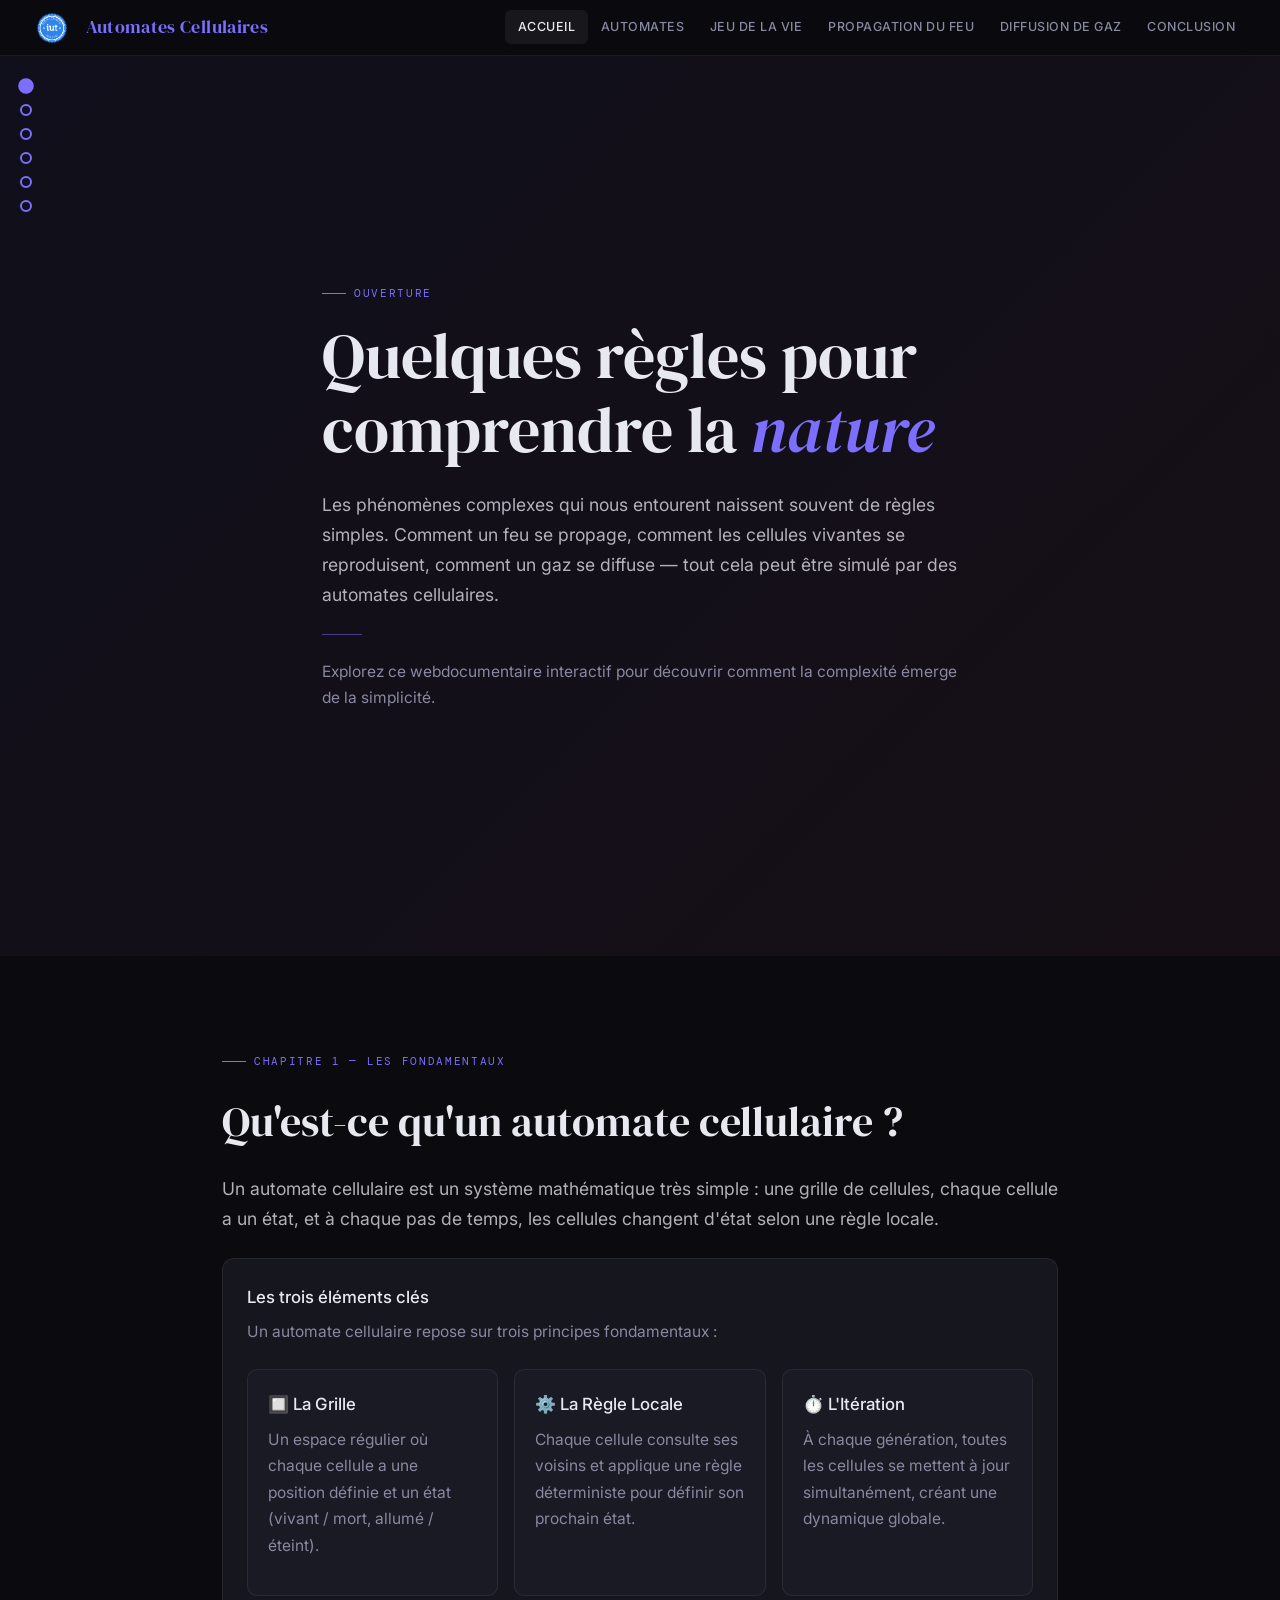
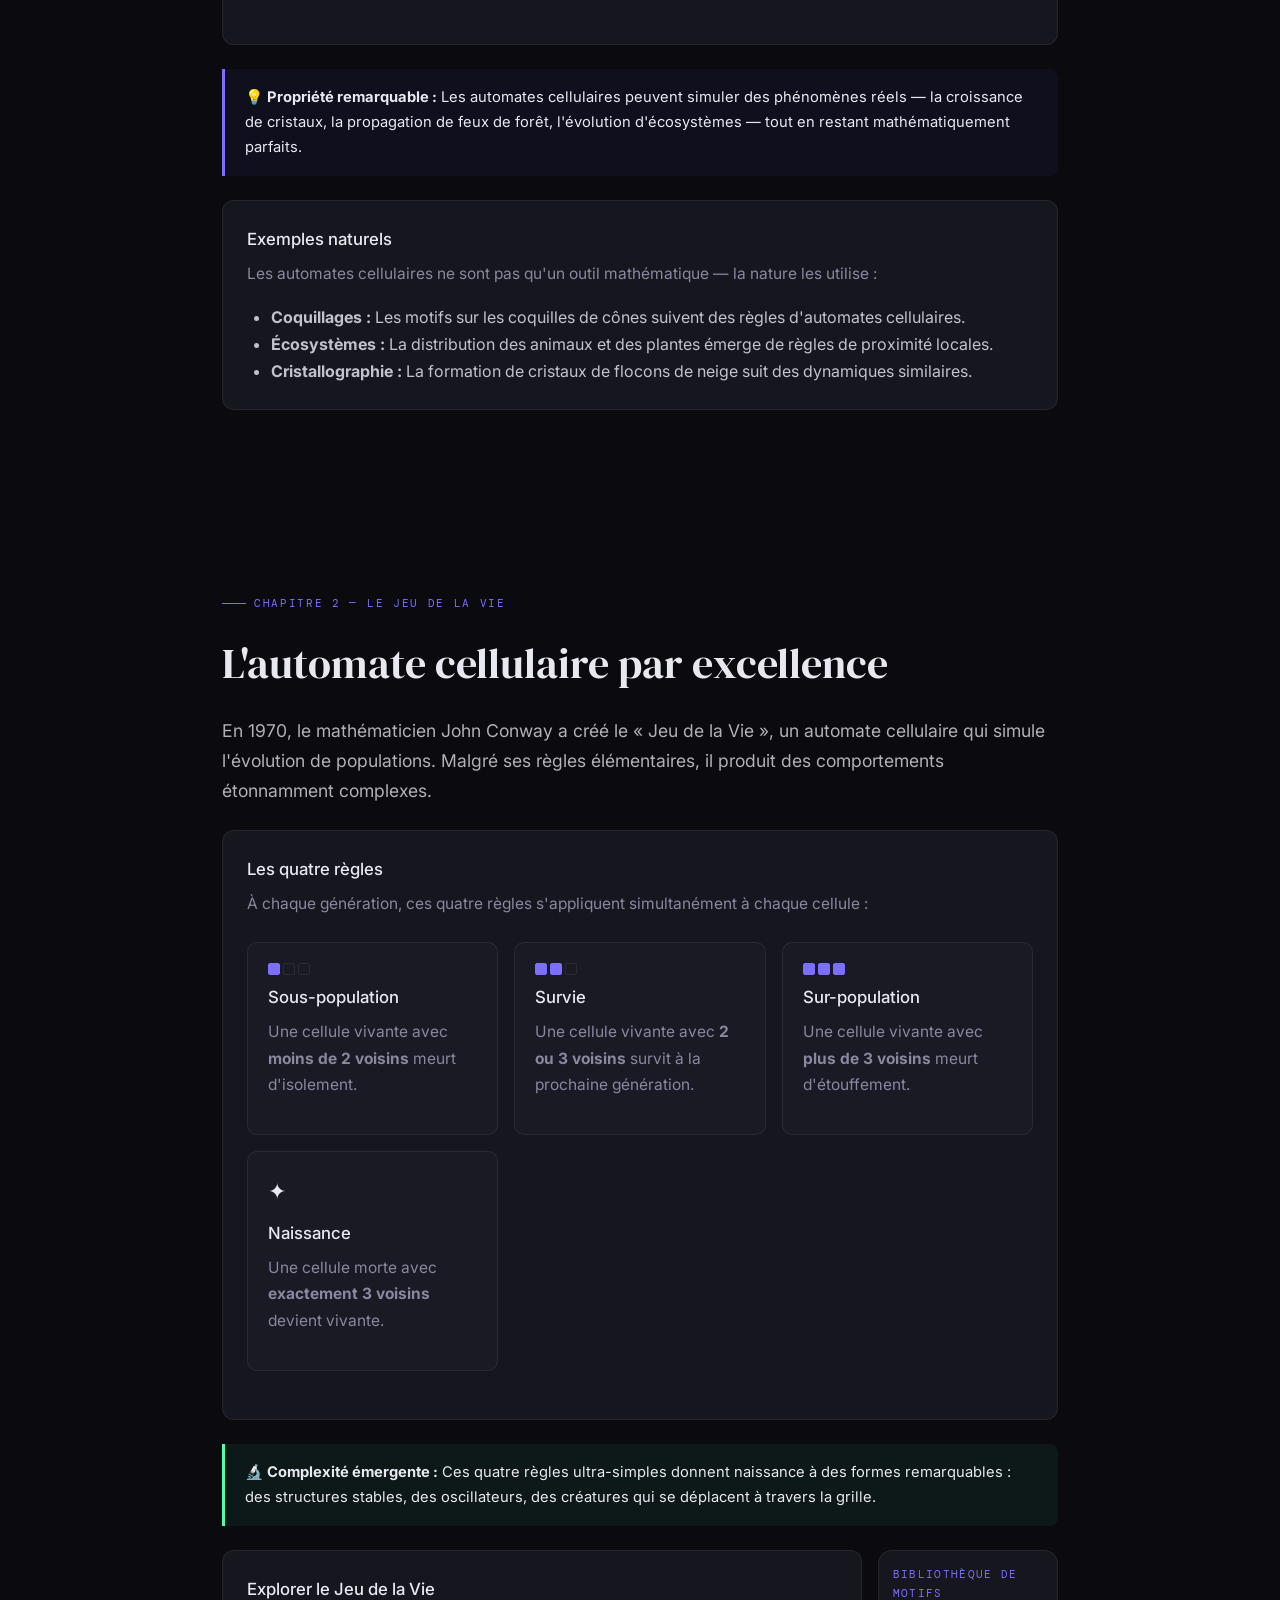
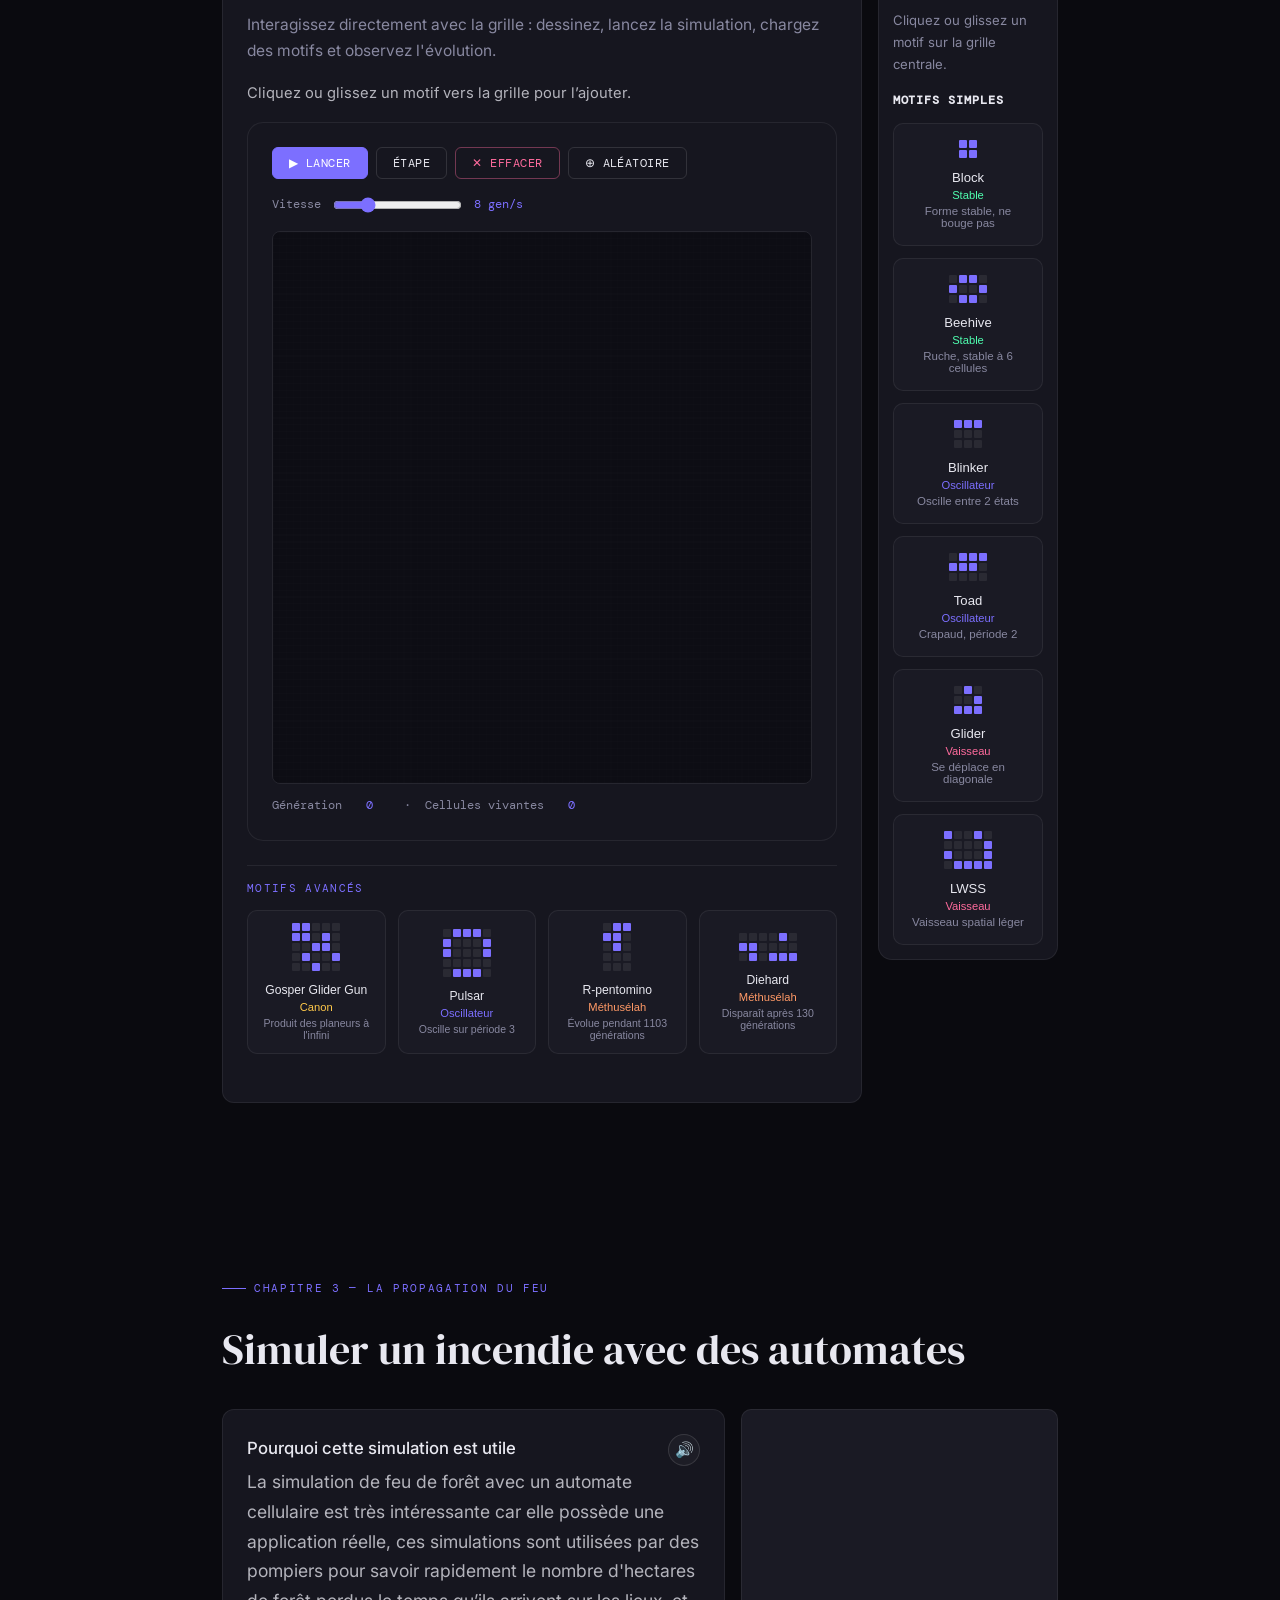
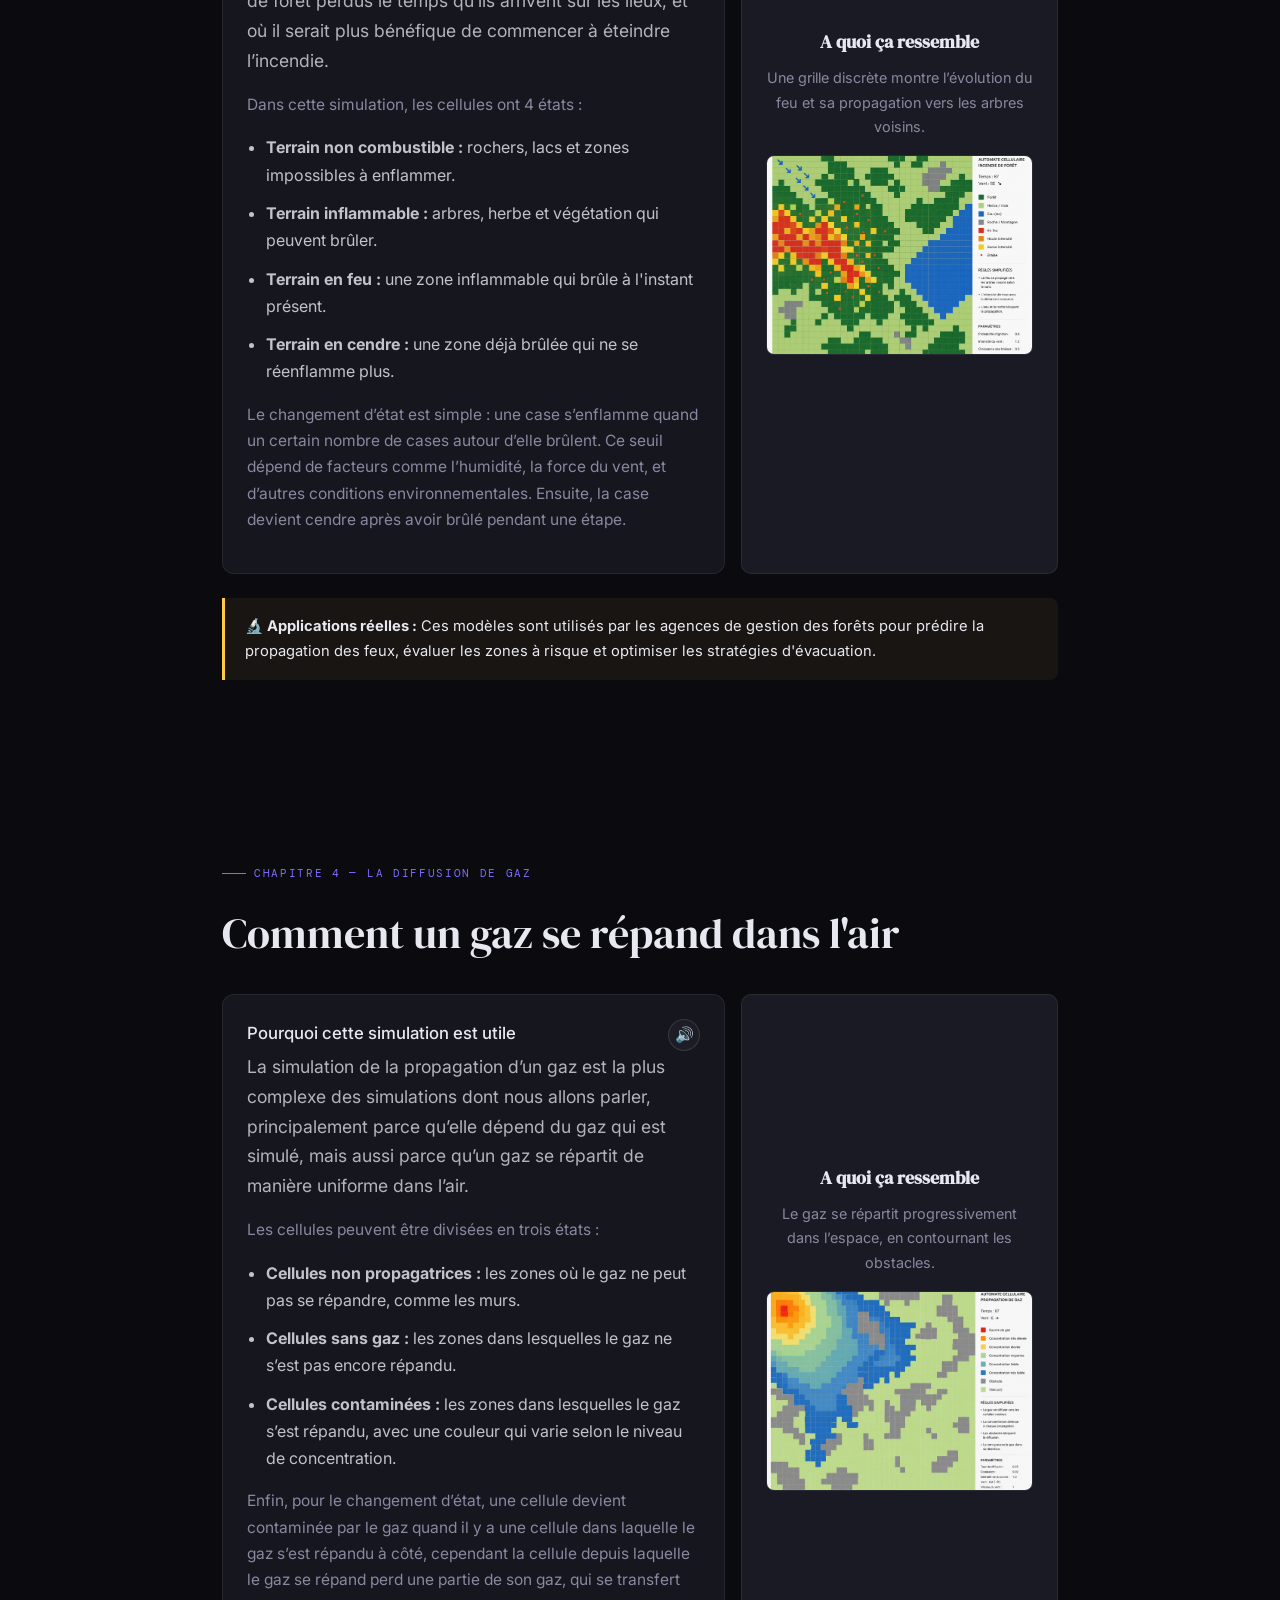
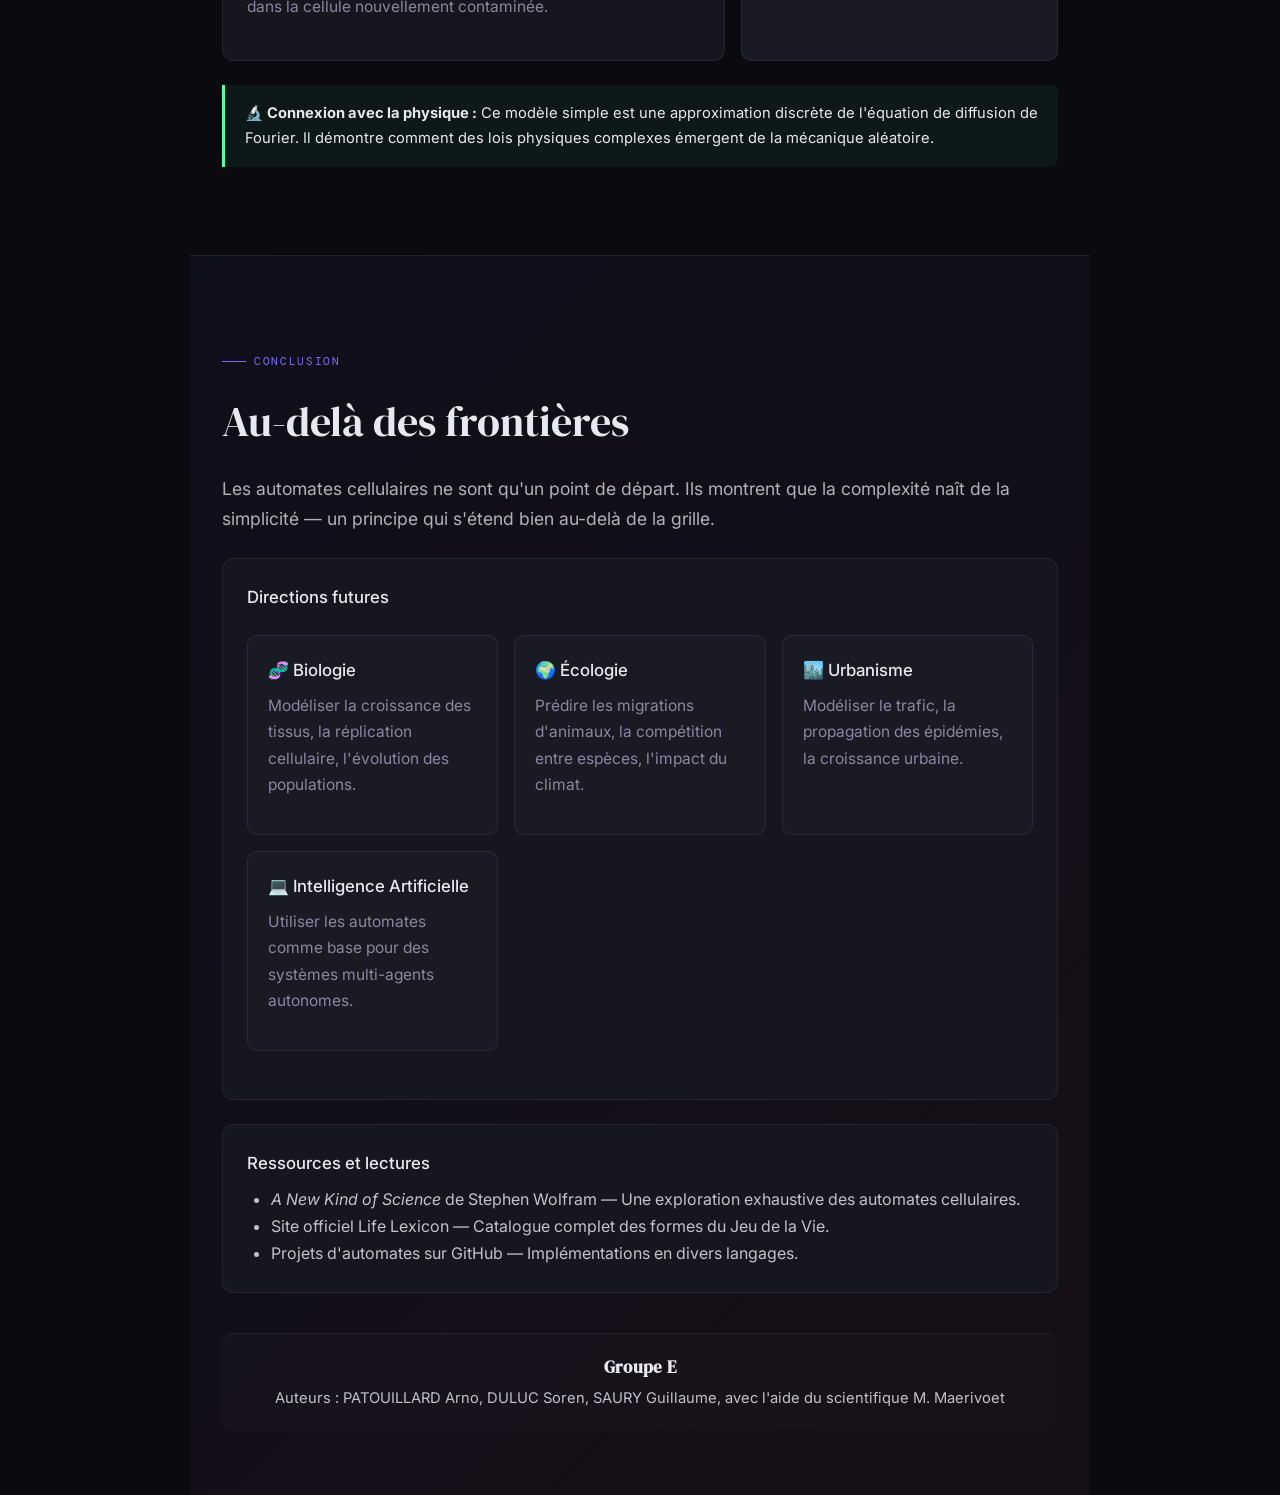
<file: index.html>
<!DOCTYPE html>
<html lang="fr">
<head>
  <meta charset="UTF-8">
  <meta name="viewport" content="width=device-width, initial-scale=1.0">
  <title>Automates Cellulaires — Webdocumentaire Interactif</title>
  <link href="https://fonts.googleapis.com/css2?family=DM+Serif+Display:ital@0;1&family=DM+Mono:wght@400;500&family=Inter:wght@300;400;500;600&display=swap" rel="stylesheet">
  <link rel="stylesheet" href="style.css">
</head>
<body>

<header>
  <img class="header-badge" src="assets/IMG/PASTILLE_PROJ_ETUDIANT_TOULOUSE_BLEUCLAIR.png" alt="Pastille IUT Toulouse">
  <div class="logo">Automates Cellulaires</div>
  <nav>
    <a href="#hero">Accueil</a>
    <a href="#automates">Automates</a>
    <a href="#jeu-de-la-vie">Jeu de la Vie</a>
    <a href="#feu">Propagation du Feu</a>
    <a href="#gaz">Diffusion de Gaz</a>
    <a href="#finale">Conclusion</a>
  </nav>
</header>

<div class="progress-bar" id="progressBar"></div>

<!-- ─── SIDEBAR TOC ─── -->
<div class="sidebar-toc" id="sidebarToc"></div>

<!-- ─── SIDEBAR SANDBOX BUTTONS ─── -->
<button class="sandbox-btn" id="sandboxGameOfLife" onclick="scrollToSection('#jeu-de-la-vie')">🎮</button>
<button class="sandbox-btn" id="sandboxFire" onclick="alert('Sandbox Feu (à développer)')">🔥</button>
<button class="sandbox-btn" id="sandboxGas" onclick="alert('Sandbox Gaz (à développer)')">💨</button>
<button class="sandbox-btn" id="sandboxFinal" onclick="alert('Sandbox Finale (à développer)')">✨</button>

<main>

<!-- ═════════════════════════════════════════ HERO ═════════════════════════════════════════ -->
<section class="hero" id="hero">
  <div class="hero-content">
    <div class="act-label">Ouverture</div>
    <h1>Quelques règles pour<br>comprendre la <em>nature</em></h1>
    <p class="lead">Les phénomènes complexes qui nous entourent naissent souvent de règles simples. Comment un feu se propage, comment les cellules vivantes se reproduisent, comment un gaz se diffuse — tout cela peut être simulé par des automates cellulaires.</p>
    <div class="divider"></div>
    <p>Explorez ce webdocumentaire interactif pour découvrir comment la complexité émerge de la simplicité.</p>
  </div>
</section>

<!-- ═════════════════════════════════════════ AUTOMATES CELLULAIRES ═════════════════════════════════════════ -->
<section id="automates">
  <div class="act-label">Chapitre 1 — Les Fondamentaux</div>
  <h2>Qu'est-ce qu'un automate cellulaire ?</h2>
  <p class="lead">Un automate cellulaire est un système mathématique très simple : une grille de cellules, chaque cellule a un état, et à chaque pas de temps, les cellules changent d'état selon une règle locale.</p>

  <div class="card reveal">
    <h3>Les trois éléments clés</h3>
    <p>Un automate cellulaire repose sur trois principes fondamentaux :</p>

    <div class="rule-grid">
      <div class="rule-card">
        <h3>🔲 La Grille</h3>
        <p>Un espace régulier où chaque cellule a une position définie et un état (vivant / mort, allumé / éteint).</p>
      </div>
      <div class="rule-card">
        <h3>⚙️ La Règle Locale</h3>
        <p>Chaque cellule consulte ses voisins et applique une règle déterministe pour définir son prochain état.</p>
      </div>
      <div class="rule-card">
        <h3>⏱️ L'Itération</h3>
        <p>À chaque génération, toutes les cellules se mettent à jour simultanément, créant une dynamique globale.</p>
      </div>
    </div>
  </div>

  <div class="callout reveal">
    <p>💡 <strong>Propriété remarquable :</strong> Les automates cellulaires peuvent simuler des phénomènes réels — la croissance de cristaux, la propagation de feux de forêt, l'évolution d'écosystèmes — tout en restant mathématiquement parfaits.</p>
  </div>

  <div class="card reveal">
    <h3>Exemples naturels</h3>
    <p>Les automates cellulaires ne sont pas qu'un outil mathématique — la nature les utilise :</p>
    <ul style="margin-left: 1.5rem; color: var(--text-light);">
      <li><strong>Coquillages :</strong> Les motifs sur les coquilles de cônes suivent des règles d'automates cellulaires.</li>
      <li><strong>Écosystèmes :</strong> La distribution des animaux et des plantes émerge de règles de proximité locales.</li>
      <li><strong>Cristallographie :</strong> La formation de cristaux de flocons de neige suit des dynamiques similaires.</li>
    </ul>
  </div>
</section>

<!-- ═════════════════════════════════════════ JEU DE LA VIE ═════════════════════════════════════════ -->
<section id="jeu-de-la-vie">
  <div class="act-label">Chapitre 2 — Le Jeu de la Vie</div>
  <h2>L'automate cellulaire par excellence</h2>
  <p class="lead">En 1970, le mathématicien John Conway a créé le « Jeu de la Vie », un automate cellulaire qui simule l'évolution de populations. Malgré ses règles élémentaires, il produit des comportements étonnamment complexes.</p>

  <div class="card reveal">
    <h3>Les quatre règles</h3>
    <p>À chaque génération, ces quatre règles s'appliquent simultanément à chaque cellule :</p>

    <div class="rule-grid">
      <div class="rule-card">
        <div class="rule-icon">
          <div class="cell on"></div>
          <div class="cell"></div>
          <div class="cell"></div>
        </div>
        <h3>Sous-population</h3>
        <p>Une cellule vivante avec <strong>moins de 2 voisins</strong> meurt d'isolement.</p>
      </div>
      <div class="rule-card">
        <div class="rule-icon">
          <div class="cell on"></div>
          <div class="cell on"></div>
          <div class="cell"></div>
        </div>
        <h3>Survie</h3>
        <p>Une cellule vivante avec <strong>2 ou 3 voisins</strong> survit à la prochaine génération.</p>
      </div>
      <div class="rule-card">
        <div class="rule-icon">
          <div class="cell on"></div>
          <div class="cell on"></div>
          <div class="cell on"></div>
        </div>
        <h3>Sur-population</h3>
        <p>Une cellule vivante avec <strong>plus de 3 voisins</strong> meurt d'étouffement.</p>
      </div>
      <div class="rule-card">
        <div class="rule-icon">
          ✦
        </div>
        <h3>Naissance</h3>
        <p>Une cellule morte avec <strong>exactement 3 voisins</strong> devient vivante.</p>
      </div>
    </div>
  </div>

  <div class="callout green reveal">
    <p>🔬 <strong>Complexité émergente :</strong> Ces quatre règles ultra-simples donnent naissance à des formes remarquables : des structures stables, des oscillateurs, des créatures qui se déplacent à travers la grille.</p>
  </div>

  <div class="game-layout reveal">
    <div class="card game-center">
      <h3>Explorer le Jeu de la Vie</h3>
      <p>Interagissez directement avec la grille : dessinez, lancez la simulation, chargez des motifs et observez l'évolution.</p>
      <p id="patternStatus" class="lead" style="font-size:0.92rem;margin-top:0.5rem">Cliquez ou glissez un motif vers la grille pour l’ajouter.</p>

      <div class="game-container" style="margin-top:1rem">
        <div class="game-controls">
          <button class="btn primary" id="playBtn">▶ Lancer</button>
          <button class="btn" id="stepMain">Étape</button>
          <button class="btn danger" id="clearMain">✕ Effacer</button>
          <button class="btn" id="randomMain">⊕ Aléatoire</button>
        </div>

        <div class="slider-row">
          <label>Vitesse</label>
          <input type="range" min="1" max="30" value="8" id="speedMain">
          <span id="speedMainVal">8 gen/s</span>
        </div>

        <canvas id="mainCanvas" style="margin-top:1rem;max-width:100%"></canvas>
        <div class="stats-bar">
          Génération <span id="mainGen">0</span> &nbsp;·&nbsp;
          Cellules vivantes <span id="mainPop">0</span>
        </div>
      </div>

      <div class="pattern-dock">
        <div class="side-label">Motifs avancés</div>
        <div class="pattern-grid pattern-dock-grid" id="dockGrid"></div>
      </div>
    </div>

    <aside class="pattern-side right">
      <div class="side-label">Bibliothèque de motifs</div>
      <p class="side-note">Cliquez ou glissez un motif sur la grille centrale.</p>
      <div class="side-group">
        <h4>Motifs simples</h4>
        <div class="pattern-grid" id="patternGrid"></div>
      </div>
    </aside>
  </div>
</section>

<!-- ═════════════════════════════════════════ FEU ═════════════════════════════════════════ -->
<section id="feu">
  <div class="act-label">Chapitre 3 — La Propagation du Feu</div>
  <h2>Simuler un incendie avec des automates</h2>
  <div class="fire-layout reveal">
    <div class="card fire-copy">
      <div class="fire-copy-head">
        <h3>Pourquoi cette simulation est utile</h3>
        <button type="button" class="fire-audio-btn" id="fireAudioBtn" aria-label="Lire le texte de la simulation de feu">🔊</button>
      </div>
      <div id="fireText">
        <p class="lead">La simulation de feu de forêt avec un automate cellulaire est très intéressante car elle possède une application réelle, ces simulations sont utilisées par des pompiers pour savoir rapidement le nombre d'hectares de forêt perdus le temps qu’ils arrivent sur les lieux, et où il serait plus bénéfique de commencer à éteindre l’incendie.</p>
        <p>Dans cette simulation, les cellules ont 4 états :</p>

        <ul class="fire-list">
          <li><strong>Terrain non combustible :</strong> rochers, lacs et zones impossibles à enflammer.</li>
          <li><strong>Terrain inflammable :</strong> arbres, herbe et végétation qui peuvent brûler.</li>
          <li><strong>Terrain en feu :</strong> une zone inflammable qui brûle à l'instant présent.</li>
          <li><strong>Terrain en cendre :</strong> une zone déjà brûlée qui ne se réenflamme plus.</li>
        </ul>

        <p>Le changement d’état est simple : une case s’enflamme quand un certain nombre de cases autour d’elle brûlent. Ce seuil dépend de facteurs comme l’humidité, la force du vent, et d’autres conditions environnementales. Ensuite, la case devient cendre après avoir brûlé pendant une étape.</p>
      </div>
    </div>

    <div class="simulation-preview fire-preview reveal">
      <h4>A quoi ça ressemble</h4>
      <p>Une grille discrète montre l’évolution du feu et sa propagation vers les arbres voisins.</p>
      <img id="firePreview" class="preview-image" src="assets/IMG/forestFire.png" alt="Aperçu incendie" style="width: 100%; max-width: 300px; height: 200px; object-fit: cover; border-radius: 8px; border: 1px solid var(--border);">
    </div>
  </div>

  <div class="callout amber reveal">
    <p>🔬 <strong>Applications réelles :</strong> Ces modèles sont utilisés par les agences de gestion des forêts pour prédire la propagation des feux, évaluer les zones à risque et optimiser les stratégies d'évacuation.</p>
  </div>
</section>

<!-- ═════════════════════════════════════════ GAZ ═════════════════════════════════════════ -->
<section id="gaz">
  <div class="act-label">Chapitre 4 — La Diffusion de Gaz</div>
  <h2>Comment un gaz se répand dans l'air</h2>
  <div class="fire-layout reveal">
    <div class="card fire-copy">
      <div class="fire-copy-head">
        <h3>Pourquoi cette simulation est utile</h3>
        <button type="button" class="fire-audio-btn" id="gasAudioBtn" aria-label="Lire le texte de la simulation de gaz">🔊</button>
      </div>
      <div id="gasText">
        <p class="lead">La simulation de la propagation d’un gaz est la plus complexe des simulations dont nous allons parler, principalement parce qu’elle dépend du gaz qui est simulé, mais aussi parce qu’un gaz se répartit de manière uniforme dans l’air.</p>
        <p>Les cellules peuvent être divisées en trois états :</p>

        <ul class="fire-list">
          <li><strong>Cellules non propagatrices :</strong> les zones où le gaz ne peut pas se répandre, comme les murs.</li>
          <li><strong>Cellules sans gaz :</strong> les zones dans lesquelles le gaz ne s’est pas encore répandu.</li>
          <li><strong>Cellules contaminées :</strong> les zones dans lesquelles le gaz s’est répandu, avec une couleur qui varie selon le niveau de concentration.</li>
        </ul>

        <p>Enfin, pour le changement d’état, une cellule devient contaminée par le gaz quand il y a une cellule dans laquelle le gaz s’est répandu à côté, cependant la cellule depuis laquelle le gaz se répand perd une partie de son gaz, qui se transfert dans la cellule nouvellement contaminée.</p>
      </div>
    </div>

    <div class="simulation-preview fire-preview reveal">
      <h4>A quoi ça ressemble</h4>
      <p>Le gaz se répartit progressivement dans l’espace, en contournant les obstacles.</p>
      <img id="gasPreview" class="preview-image" src="assets/IMG/propagationGaz.png" alt="Aperçu propagation de gaz" style="width: 100%; max-width: 300px; height: 200px; object-fit: cover; border-radius: 8px; border: 1px solid var(--border);">
    </div>
  </div>

  <div class="callout green reveal">
    <p>🔬 <strong>Connexion avec la physique :</strong> Ce modèle simple est une approximation discrète de l'équation de diffusion de Fourier. Il démontre comment des lois physiques complexes émergent de la mécanique aléatoire.</p>
  </div>
</section>

<!-- ═════════════════════════════════════════ FINALE ═════════════════════════════════════════ -->
<section id="finale">
  <div class="act-label">Conclusion</div>
  <h2>Au-delà des frontières</h2>
  <p class="lead">Les automates cellulaires ne sont qu'un point de départ. Ils montrent que la complexité naît de la simplicité — un principe qui s'étend bien au-delà de la grille.</p>

  <div class="card reveal">
    <h3>Directions futures</h3>
    <div class="rule-grid">
      <div class="rule-card">
        <h3>🧬 Biologie</h3>
        <p>Modéliser la croissance des tissus, la réplication cellulaire, l'évolution des populations.</p>
      </div>
      <div class="rule-card">
        <h3>🌍 Écologie</h3>
        <p>Prédire les migrations d'animaux, la compétition entre espèces, l'impact du climat.</p>
      </div>
      <div class="rule-card">
        <h3>🏙️ Urbanisme</h3>
        <p>Modéliser le trafic, la propagation des épidémies, la croissance urbaine.</p>
      </div>
      <div class="rule-card">
        <h3>💻 Intelligence Artificielle</h3>
        <p>Utiliser les automates comme base pour des systèmes multi-agents autonomes.</p>
      </div>
    </div>
  </div>

  <div class="card reveal">
    <h3>Ressources et lectures</h3>
    <ul style="margin-left: 1.5rem; color: var(--text-light);">
      <li><em>A New Kind of Science</em> de Stephen Wolfram — Une exploration exhaustive des automates cellulaires.</li>
      <li>Site officiel Life Lexicon — Catalogue complet des formes du Jeu de la Vie.</li>
      <li>Projets d'automates sur GitHub — Implémentations en divers langages.</li>
    </ul>
  </div>

  <footer class="site-footer reveal">
    <strong>Groupe E</strong>
    <span>Auteurs : PATOUILLARD Arno, DULUC Soren, SAURY Guillaume, avec l'aide du scientifique M. Maerivoet</span>
  </footer>
</section>

</main>

<div class="image-lightbox" id="imageLightbox" aria-hidden="true">
  <div class="image-lightbox-backdrop" id="imageLightboxBackdrop"></div>
  <figure class="image-lightbox-panel" role="dialog" aria-modal="true" aria-label="Aperçu de l'image">
    <button type="button" class="image-lightbox-close" id="imageLightboxClose" aria-label="Fermer l'aperçu">×</button>
    <img id="imageLightboxImg" alt="Aperçu agrandi">
  </figure>
</div>

<script src="jeu-de-la-vie.js"></script>

<script>
  // ─── PROGRESS BAR ─── 
  window.addEventListener('scroll', () => {
    const scrollTop = window.scrollY;
    const docHeight = document.documentElement.scrollHeight - window.innerHeight;
    const scrollPercent = (scrollTop / docHeight) * 100;
    document.getElementById('progressBar').style.width = scrollPercent + '%';
  });

  // ─── REVEAL ANIMATIONS ─── 
  const observerOptions = {
    threshold: 0.1,
    rootMargin: '0px 0px -50px 0px'
  };

  const observer = new IntersectionObserver(entries => {
    entries.forEach(entry => {
      if (entry.isIntersecting) {
        entry.target.classList.add('visible');
      }
    });
  }, observerOptions);

  document.querySelectorAll('.reveal').forEach(el => observer.observe(el));

  // ─── SIDEBAR TOC ─── 
  const sections = [
    { id: 'hero', name: 'Accueil' },
    { id: 'automates', name: 'Automates' },
    { id: 'jeu-de-la-vie', name: 'Jeu de la Vie' },
    { id: 'feu', name: 'Propagation du Feu' },
    { id: 'gaz', name: 'Diffusion de Gaz' },
    { id: 'finale', name: 'Finale' }
  ];

  const sidebarToc = document.getElementById('sidebarToc');
  sections.forEach(section => {
    const dot = document.createElement('div');
    dot.className = 'toc-dot';
    dot.setAttribute('data-section', section.id);
    dot.setAttribute('title', section.name);
    dot.onclick = () => {
      document.getElementById(section.id).scrollIntoView({ behavior: 'smooth' });
    };
    sidebarToc.appendChild(dot);
  });

  // ─── UPDATE ACTIVE SECTION ─── 
  window.addEventListener('scroll', () => {
    let currentSection = 'hero';
    sections.forEach(section => {
      const element = document.getElementById(section.id);
      if (element && element.offsetTop <= window.scrollY + 100) {
        currentSection = section.id;
      }
    });

    document.querySelectorAll('.toc-dot').forEach(dot => {
      dot.classList.remove('active');
    });
    document.querySelector(`[data-section="${currentSection}"]`)?.classList.add('active');

    // ─── SHOW/HIDE SANDBOX BUTTONS ─── 
    document.getElementById('sandboxGameOfLife').classList.toggle('active', currentSection === 'jeu-de-la-vie');
    document.getElementById('sandboxFire').classList.toggle('active', currentSection === 'feu');
    document.getElementById('sandboxGas').classList.toggle('active', currentSection === 'gaz');
    document.getElementById('sandboxFinal').classList.toggle('active', currentSection === 'finale');
  });

  // ─── SANDBOX NAVIGATION ─── 
  function goToSandbox(page) {
    window.location.href = page;
  }

  function scrollToSection(sectionId) {
    const element = document.querySelector(sectionId);
    if (element) {
      element.scrollIntoView({ behavior: 'smooth' });
    }
  }

  // ─── IMAGE LIGHTBOX ─── 
  const imageLightbox = document.getElementById('imageLightbox');
  const imageLightboxImg = document.getElementById('imageLightboxImg');
  const imageLightboxClose = document.getElementById('imageLightboxClose');
  const imageLightboxBackdrop = document.getElementById('imageLightboxBackdrop');

  function openImageLightbox(sourceImg) {
    if (!imageLightbox || !imageLightboxImg || !sourceImg) return;
    imageLightboxImg.src = sourceImg.src;
    imageLightboxImg.alt = sourceImg.alt || 'Aperçu agrandi';
    imageLightbox.classList.add('is-open');
    imageLightbox.setAttribute('aria-hidden', 'false');
  }

  function closeImageLightbox() {
    if (!imageLightbox || !imageLightboxImg) return;
    imageLightbox.classList.remove('is-open');
    imageLightbox.setAttribute('aria-hidden', 'true');
    imageLightboxImg.src = '';
  }

  document.querySelectorAll('.preview-image').forEach(img => {
    img.addEventListener('click', () => openImageLightbox(img));
  });

  imageLightboxClose?.addEventListener('click', closeImageLightbox);
  imageLightboxBackdrop?.addEventListener('click', closeImageLightbox);
  window.addEventListener('keydown', event => {
    if (event.key === 'Escape') closeImageLightbox();
  });

  // ─── SIMPLE SIMULATIONS (Preview Canvases) ─── 
  function drawFirePreview() {
    const el = document.getElementById('firePreview');
    if (!el) return;

    // If the preview element is an <img>, just ensure it points to the existing image.
    if (el.tagName === 'IMG') {
      el.src = 'assets/IMG/forestFire.png';
      return;
    }

    // Canvas fallback: draw the static image onto the canvas.
    const canvas = el;
    const ctx = canvas.getContext('2d');
    const img = new Image();
    img.src = 'assets/IMG/forestFire.png';
    img.onload = () => {
      canvas.width = canvas.clientWidth;
      canvas.height = canvas.clientHeight;
      ctx.clearRect(0, 0, canvas.width, canvas.height);
      ctx.drawImage(img, 0, 0, canvas.width, canvas.height);
    };
  }

  // Draw previews on load
  setTimeout(() => {
    drawFirePreview();
  }, 100);
</script>

</body>
</html>
</file>
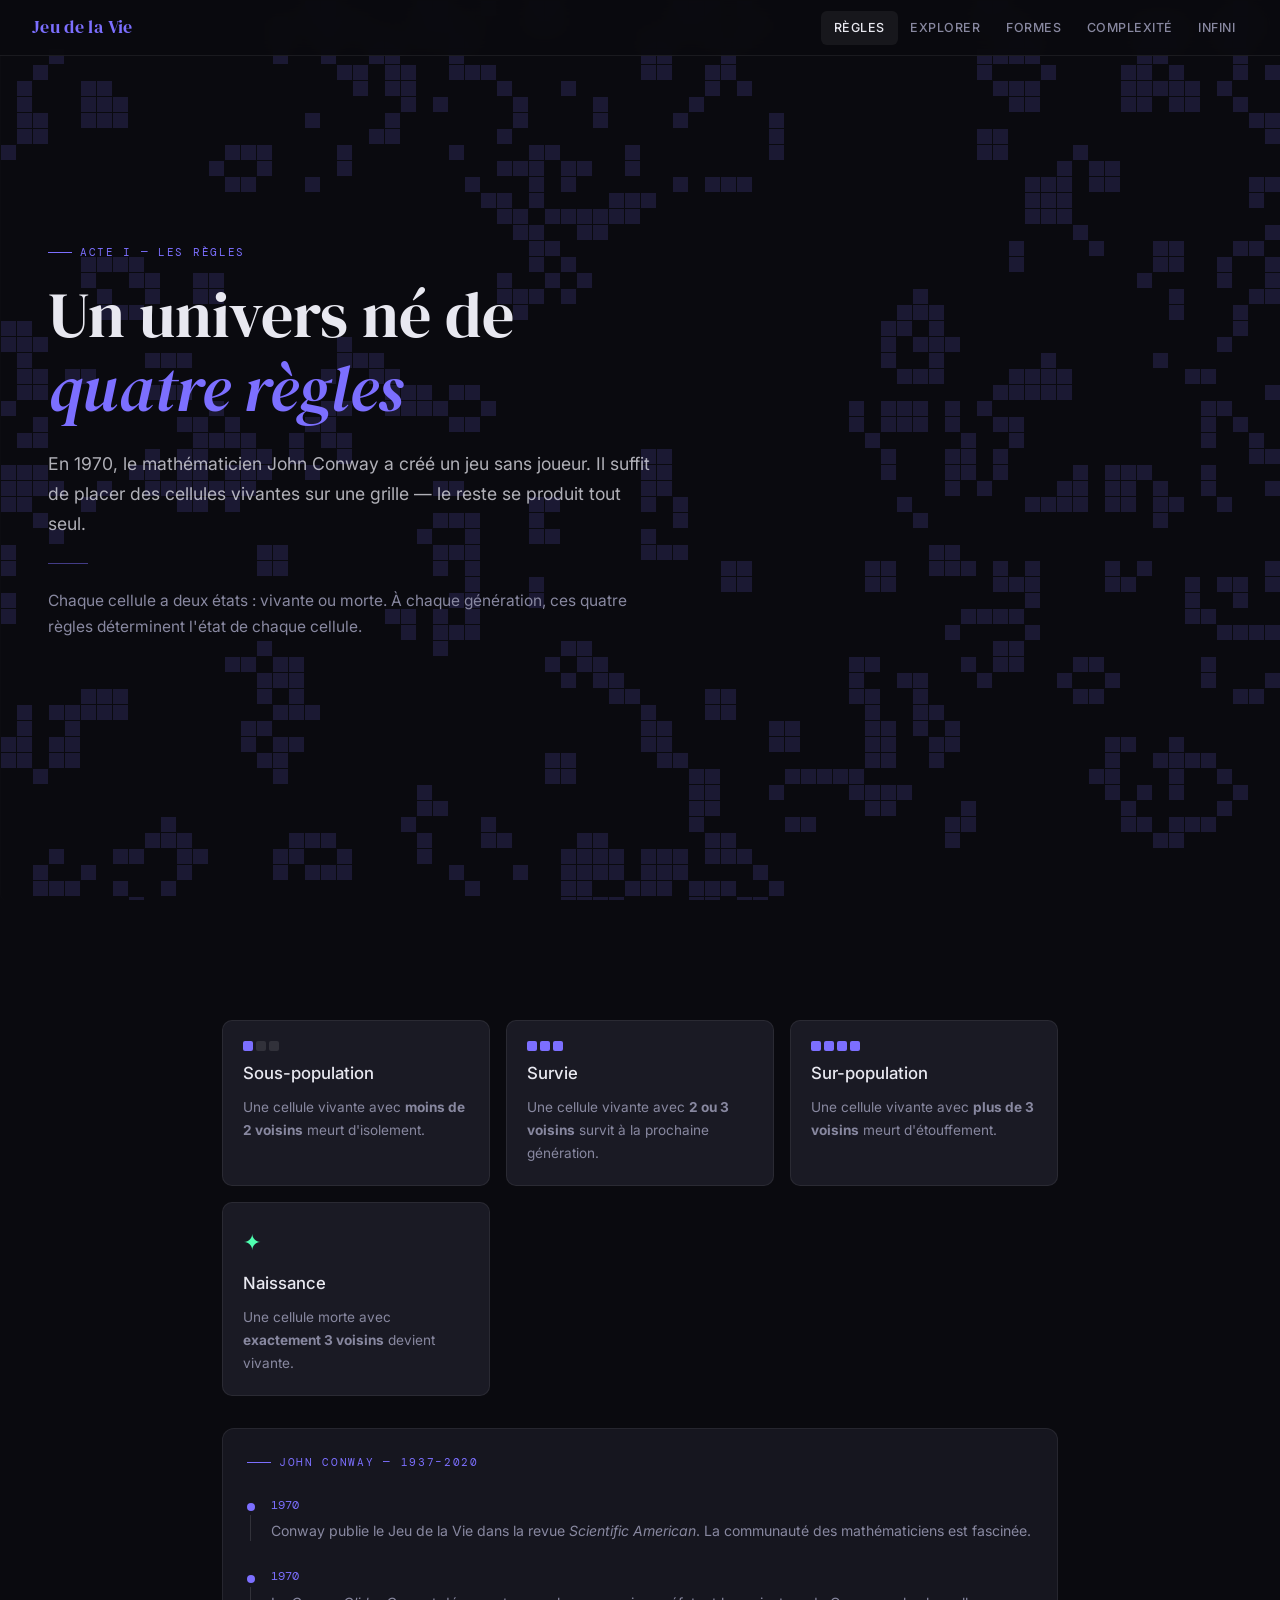
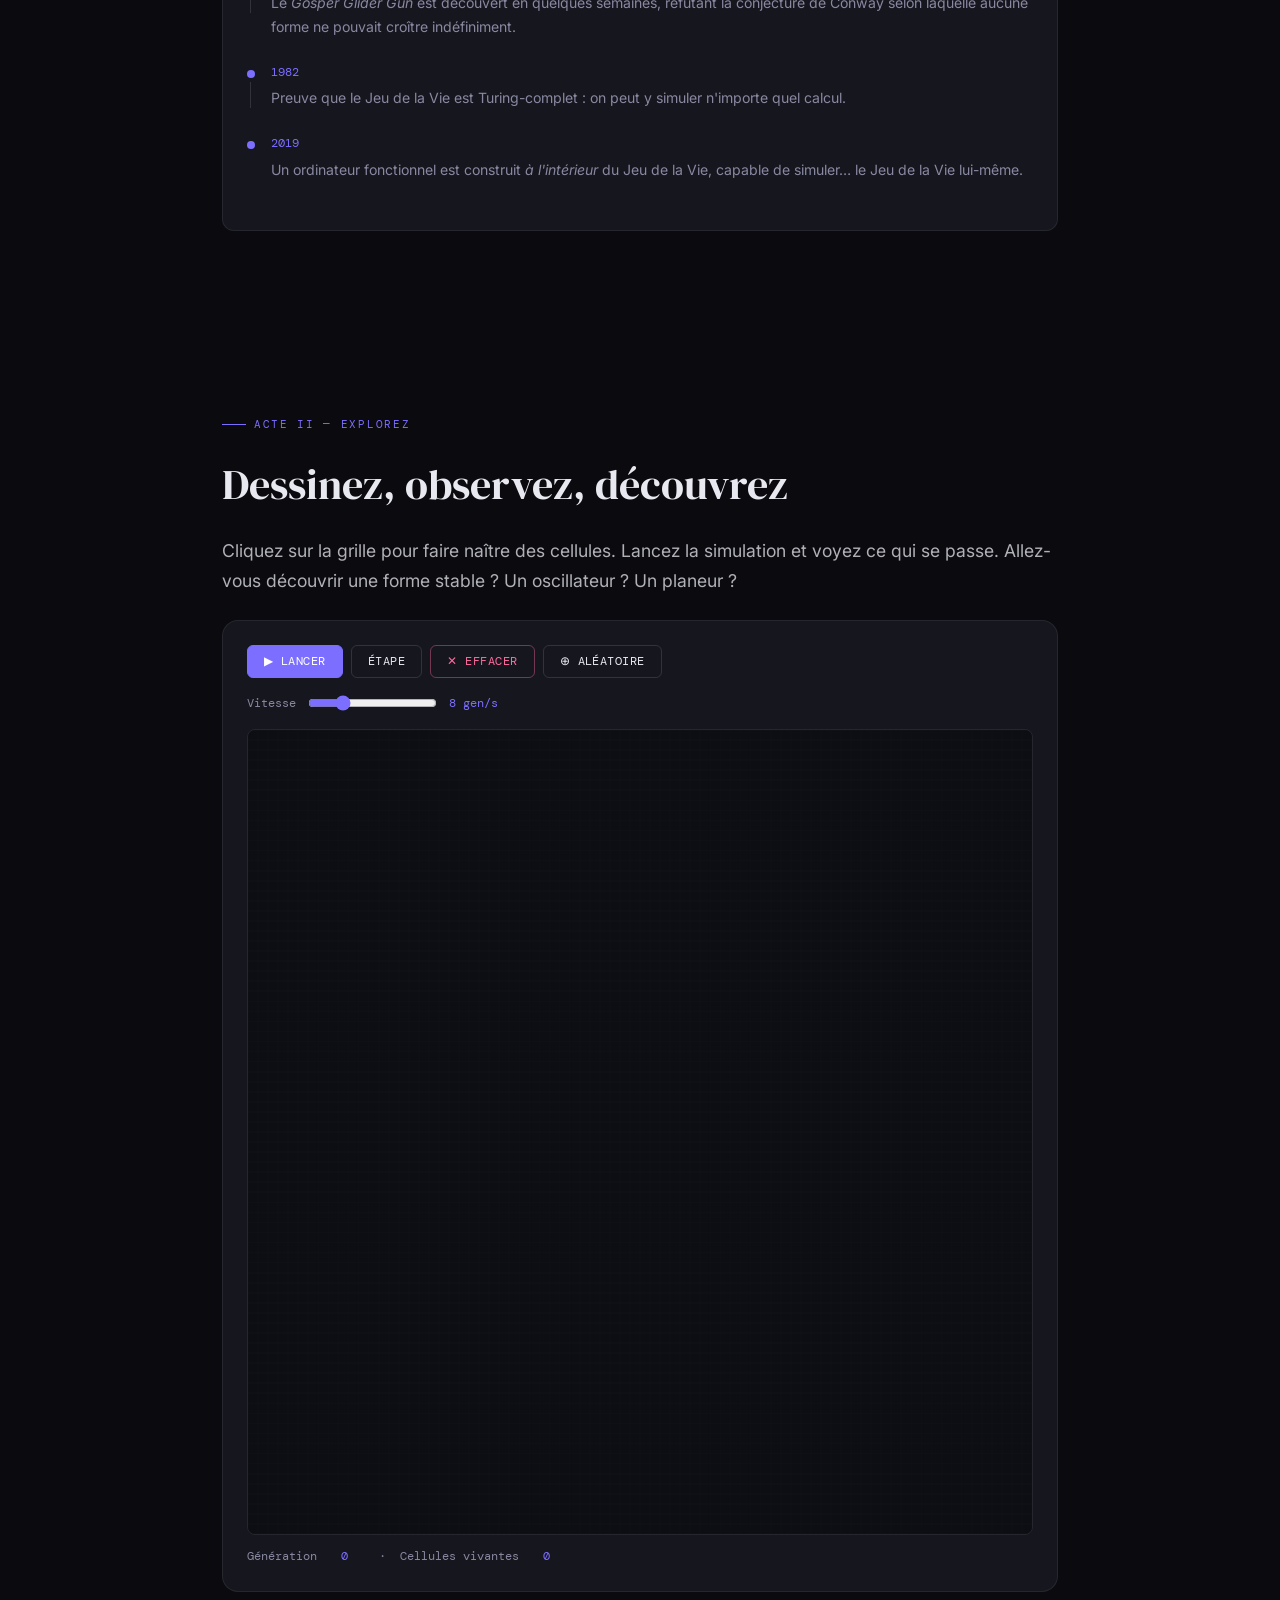
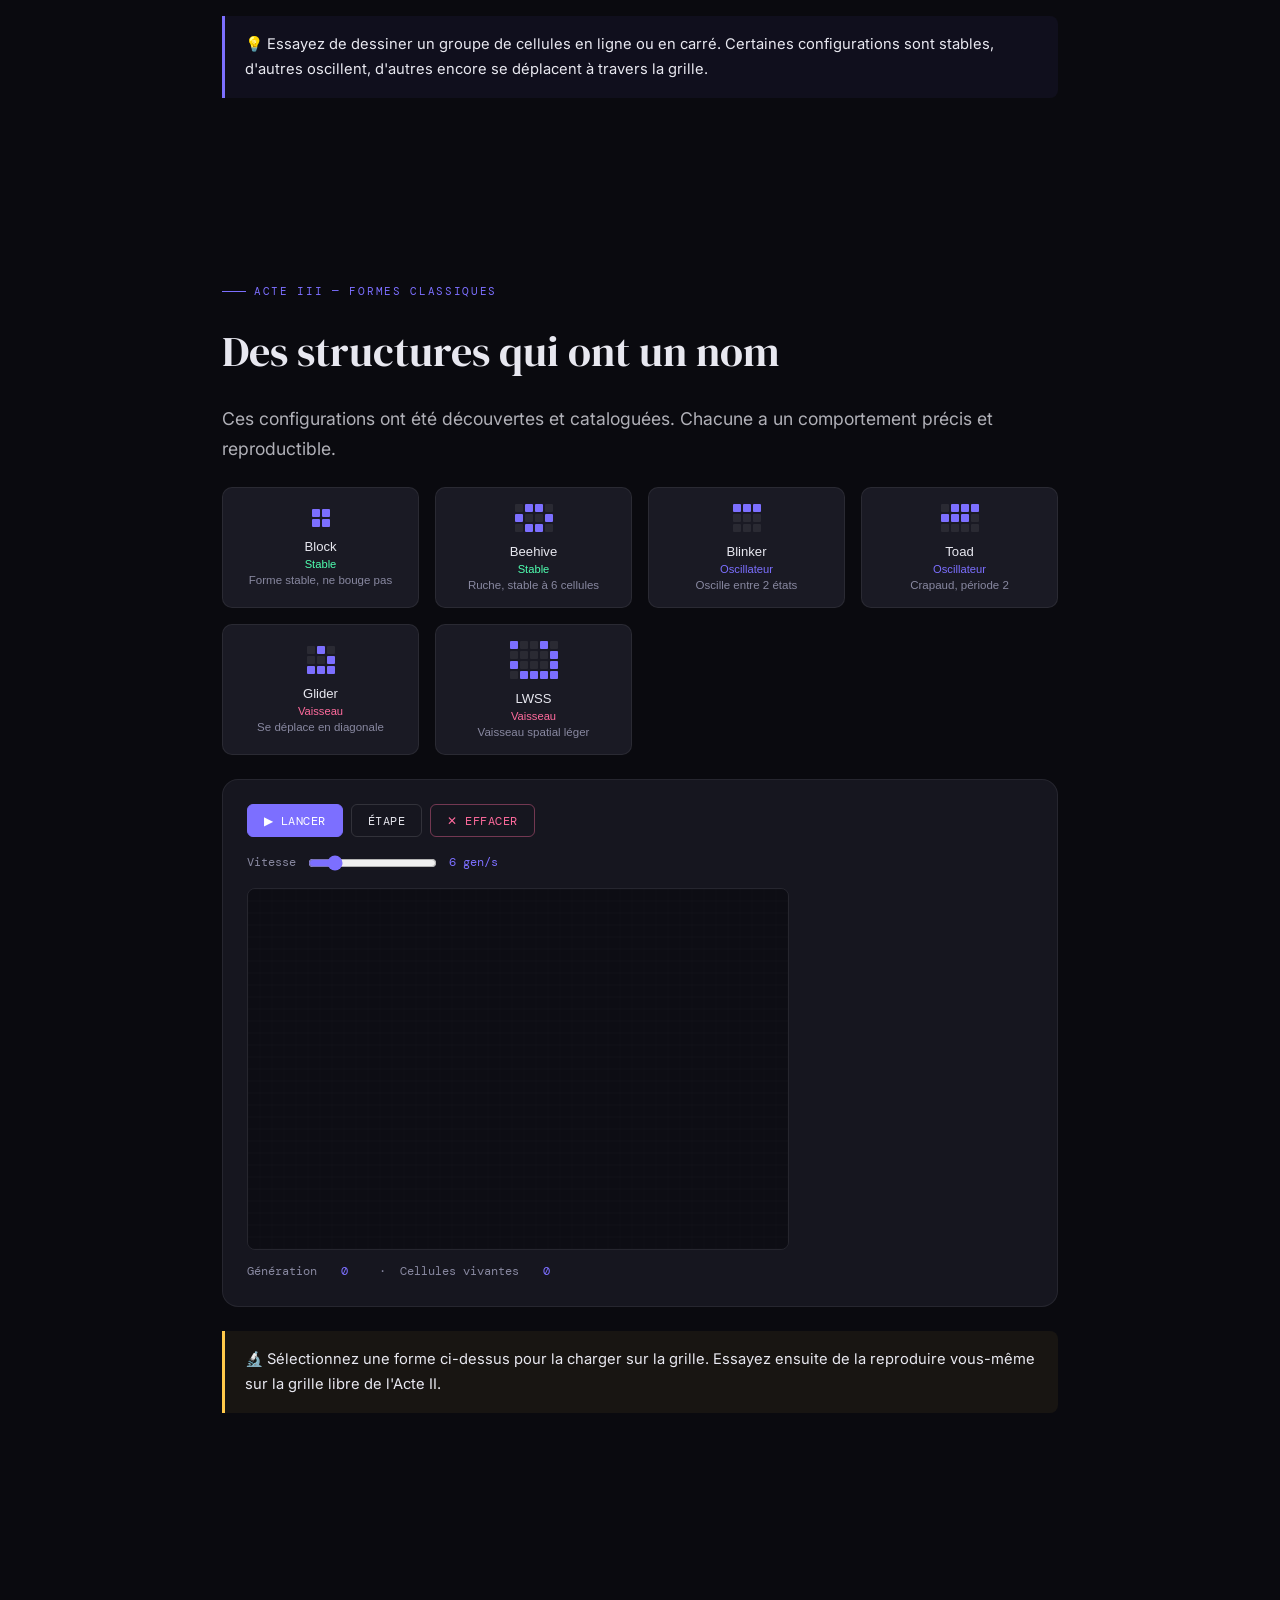
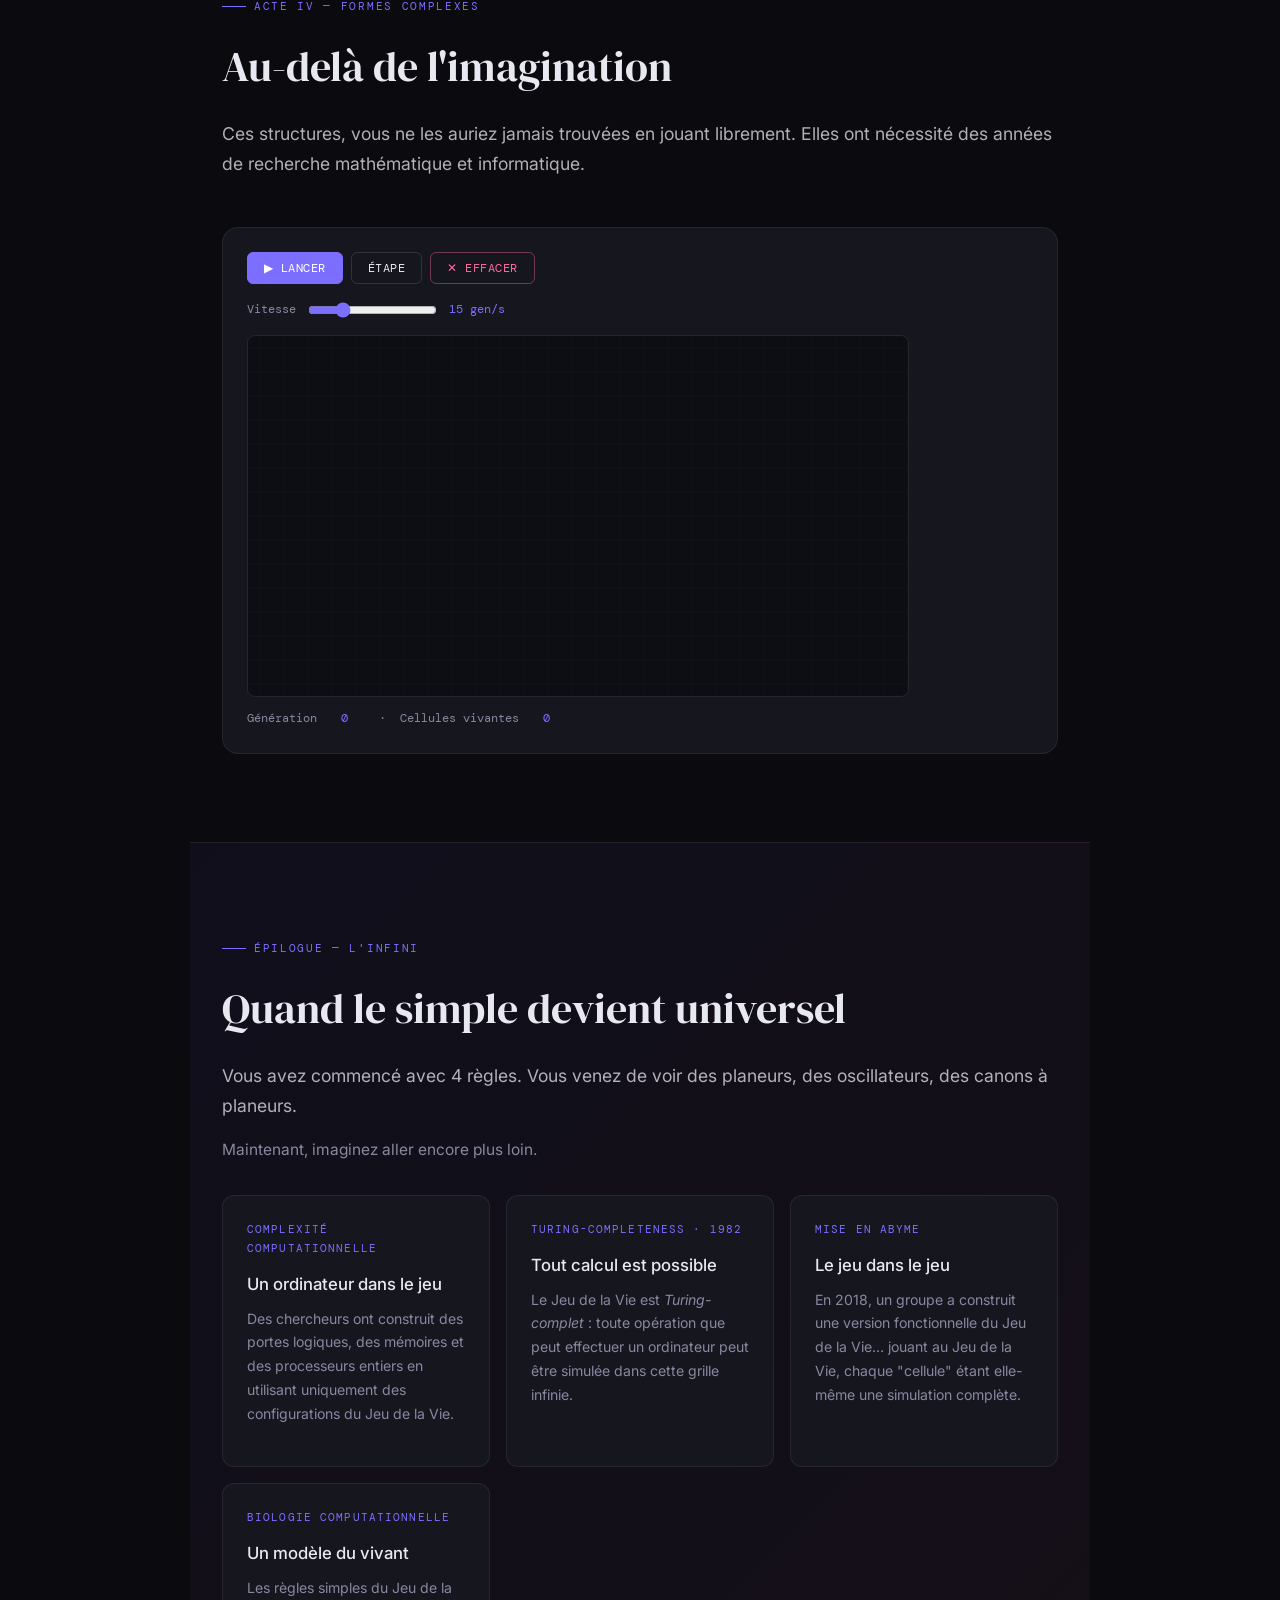
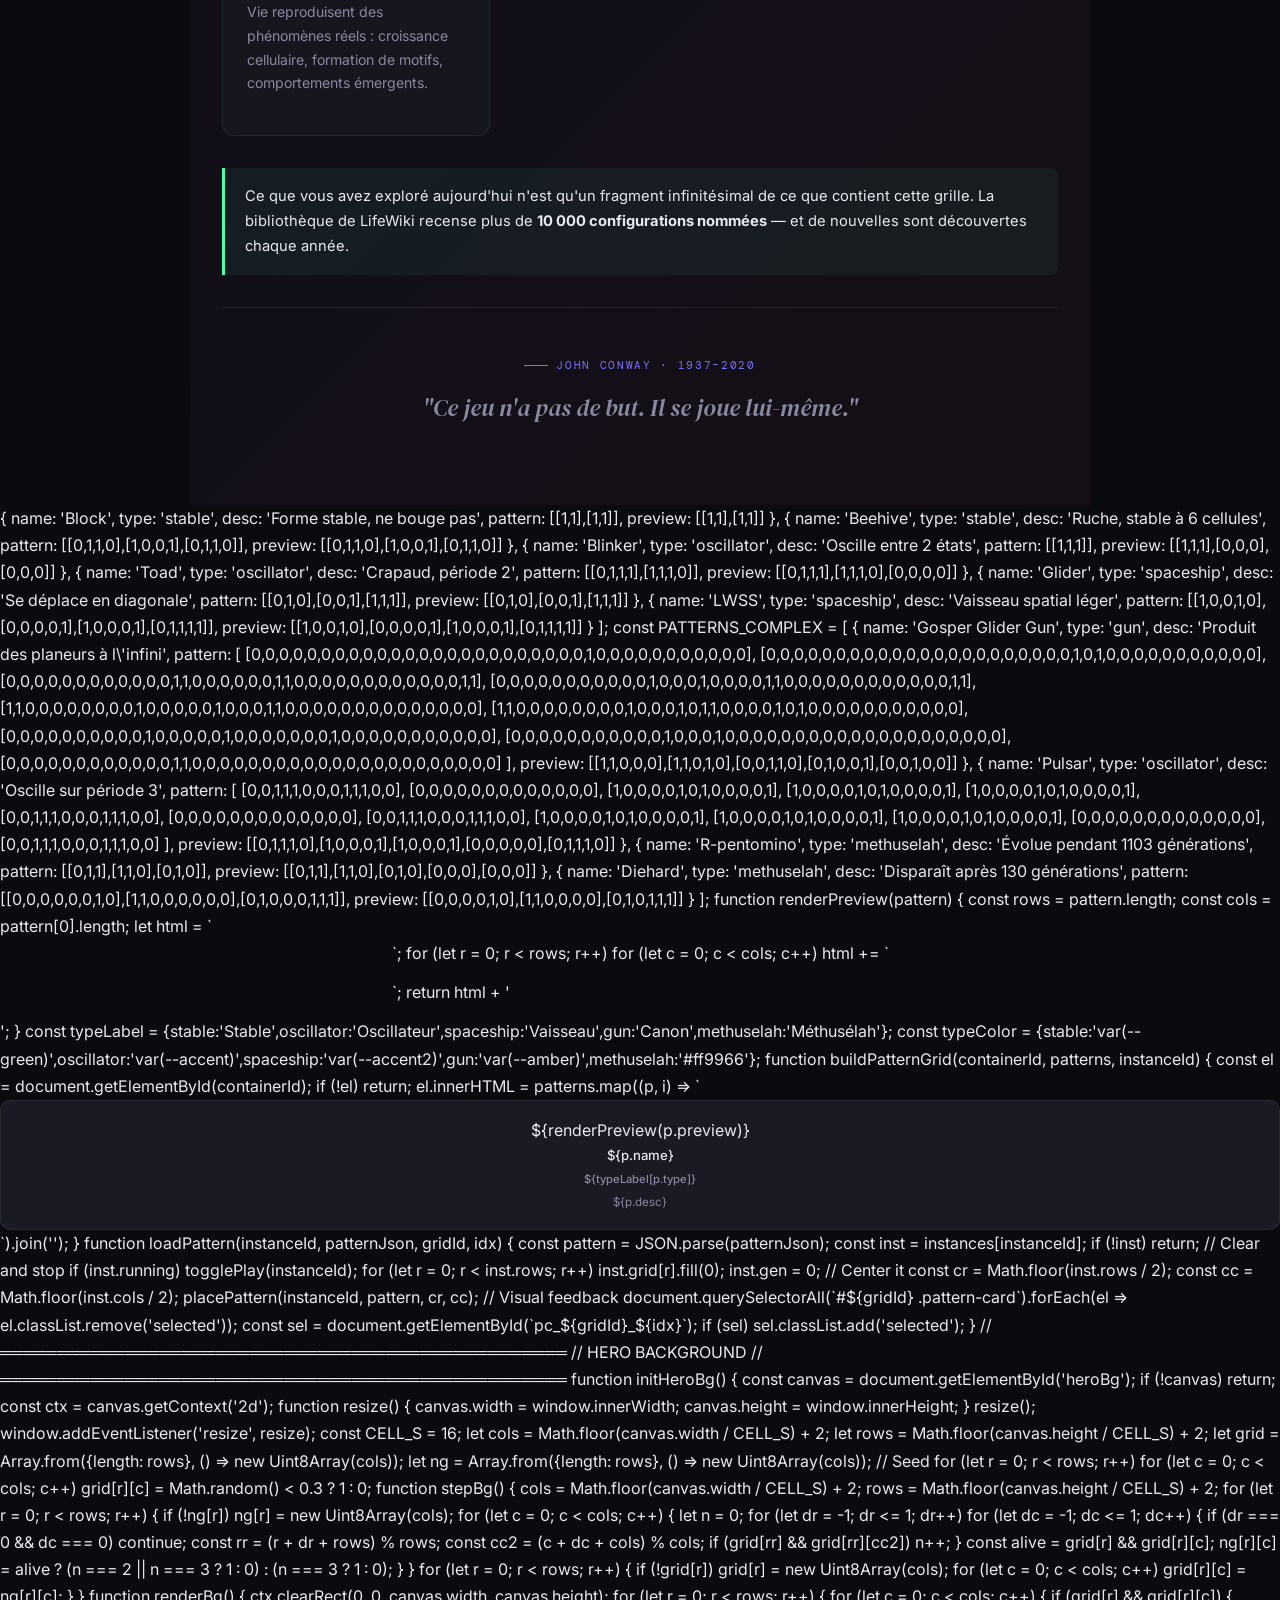
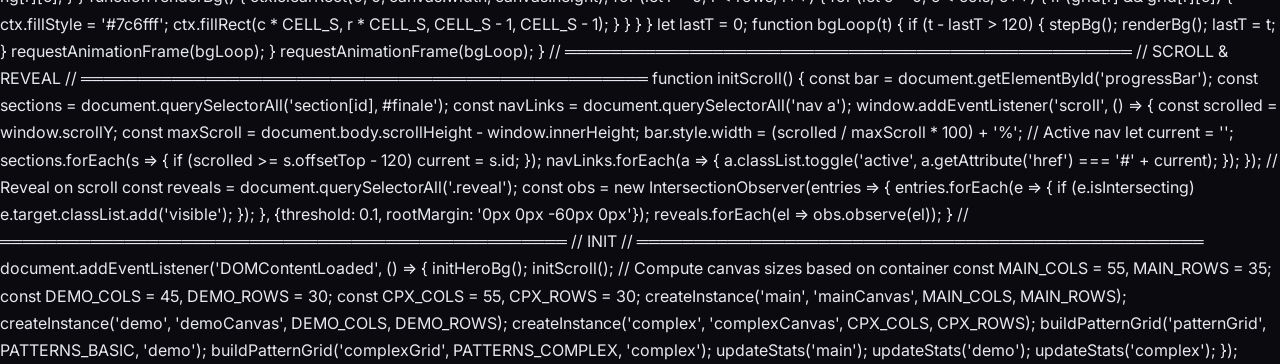
<file: jeu-de-la-vie.html>
<!DOCTYPE html>
<html lang="fr">
<head>
<meta charset="UTF-8">
<meta name="viewport" content="width=device-width, initial-scale=1.0">
<title>Le Jeu de la Vie — Un univers dans une grille</title>
<link href="https://fonts.googleapis.com/css2?family=DM+Serif+Display:ital@0;1&family=DM+Mono:wght@400;500&family=Inter:wght@300;400;500&display=swap" rel="stylesheet">
<style>
  :root {
    --bg: #0a0a0f;
    --bg2: #111118;
    --bg3: #1a1a24;
    --card: #16161f;
    --border: rgba(255,255,255,0.07);
    --border2: rgba(255,255,255,0.12);
    --text: #e8e8f0;
    --muted: #8888a0;
    --accent: #7c6fff;
    --accent2: #ff6b9d;
    --green: #4fffb0;
    --amber: #ffc94a;
    --cell-alive: #7c6fff;
    --cell-dead: transparent;
    --serif: 'DM Serif Display', serif;
    --mono: 'DM Mono', monospace;
    --sans: 'Inter', sans-serif;
  }

  * { box-sizing: border-box; margin: 0; padding: 0; }

  html { scroll-behavior: smooth; }

  body {
    font-family: var(--sans);
    background: var(--bg);
    color: var(--text);
    line-height: 1.7;
    overflow-x: hidden;
  }

  /* ── NAV ── */
  nav {
    position: fixed; top: 0; left: 0; right: 0; z-index: 100;
    background: rgba(10,10,15,0.92);
    backdrop-filter: blur(12px);
    border-bottom: 1px solid var(--border);
    display: flex; align-items: center; gap: 0;
    padding: 0 2rem; height: 56px;
  }
  nav .logo {
    font-family: var(--serif);
    font-size: 1.1rem;
    color: var(--accent);
    margin-right: auto;
    letter-spacing: 0.02em;
  }
  nav a {
    font-size: 0.78rem;
    color: var(--muted);
    text-decoration: none;
    padding: 0.4rem 0.8rem;
    border-radius: 6px;
    transition: all 0.2s;
    letter-spacing: 0.04em;
    text-transform: uppercase;
    font-weight: 500;
  }
  nav a:hover, nav a.active { color: var(--text); background: rgba(255,255,255,0.06); }

  /* ── PROGRESS ── */
  .progress-bar {
    position: fixed; top: 56px; left: 0; height: 2px;
    background: linear-gradient(90deg, var(--accent), var(--accent2));
    z-index: 99; transition: width 0.3s;
    width: 0%;
  }

  /* ── SECTIONS ── */
  section {
    min-height: 100vh;
    padding: 6rem 2rem 4rem;
    max-width: 900px;
    margin: 0 auto;
  }

  section.hero {
    min-height: 100vh;
    display: flex; flex-direction: column; justify-content: center;
    align-items: flex-start;
    max-width: 100%;
    padding: 0;
    position: relative;
    overflow: hidden;
  }

  .hero-content {
    position: relative; z-index: 2;
    max-width: 700px;
    padding: 0 3rem;
  }

  .hero-grid-bg {
    position: absolute; top: 0; left: 0; right: 0; bottom: 0;
    opacity: 0.15;
    z-index: 1;
  }

  .act-label {
    font-family: var(--mono);
    font-size: 0.7rem;
    letter-spacing: 0.15em;
    text-transform: uppercase;
    color: var(--accent);
    margin-bottom: 1rem;
    display: flex; align-items: center; gap: 0.5rem;
  }
  .act-label::before {
    content: '';
    display: inline-block;
    width: 24px; height: 1px;
    background: var(--accent);
  }

  h1 {
    font-family: var(--serif);
    font-size: clamp(2.5rem, 6vw, 4rem);
    line-height: 1.15;
    color: var(--text);
    margin-bottom: 1.5rem;
    font-weight: 400;
  }
  h1 em { color: var(--accent); font-style: italic; }

  h2 {
    font-family: var(--serif);
    font-size: clamp(1.8rem, 4vw, 2.6rem);
    font-weight: 400;
    margin-bottom: 1rem;
    color: var(--text);
  }

  h3 {
    font-family: var(--sans);
    font-size: 1.05rem;
    font-weight: 500;
    color: var(--text);
    margin-bottom: 0.5rem;
  }

  p { color: var(--muted); margin-bottom: 1rem; font-size: 0.97rem; }
  p.lead { font-size: 1.1rem; color: rgba(232,232,240,0.75); }

  .divider {
    width: 40px; height: 1px;
    background: var(--accent);
    margin: 1.5rem 0;
    opacity: 0.5;
  }

  /* ── CARDS ── */
  .card {
    background: var(--card);
    border: 1px solid var(--border);
    border-radius: 12px;
    padding: 1.5rem;
    margin: 1.5rem 0;
  }

  .rule-grid {
    display: grid; grid-template-columns: repeat(auto-fit, minmax(200px, 1fr));
    gap: 1rem; margin: 1.5rem 0;
  }
  .rule-card {
    background: var(--bg3);
    border: 1px solid var(--border);
    border-radius: 10px;
    padding: 1.25rem;
    transition: border-color 0.2s;
  }
  .rule-card:hover { border-color: var(--accent); }
  .rule-icon {
    font-size: 1.4rem;
    margin-bottom: 0.5rem;
    display: flex; gap: 3px; align-items: center;
  }
  .r { width: 10px; height: 10px; border-radius: 2px; }
  .r.on { background: var(--cell-alive); }
  .r.off { background: rgba(255,255,255,0.1); }

  /* ── GAME GRID ── */
  .game-container {
    background: var(--card);
    border: 1px solid var(--border);
    border-radius: 16px;
    padding: 1.5rem;
    margin: 1.5rem 0;
  }

  .game-controls {
    display: flex; flex-wrap: wrap; gap: 0.5rem;
    align-items: center; margin-bottom: 1rem;
  }

  .btn {
    font-family: var(--mono);
    font-size: 0.75rem;
    padding: 0.45rem 1rem;
    border-radius: 6px;
    cursor: pointer;
    border: 1px solid var(--border2);
    background: transparent;
    color: var(--text);
    transition: all 0.2s;
    letter-spacing: 0.04em;
    text-transform: uppercase;
  }
  .btn:hover { background: rgba(124,111,255,0.15); border-color: var(--accent); }
  .btn.primary { background: var(--accent); border-color: var(--accent); color: #fff; }
  .btn.primary:hover { background: #6a5de8; }
  .btn.danger { border-color: rgba(255,107,157,0.4); color: var(--accent2); }
  .btn.danger:hover { background: rgba(255,107,157,0.1); }
  .btn.active { background: rgba(124,111,255,0.2); border-color: var(--accent); }

  canvas {
    display: block;
    border-radius: 8px;
    cursor: crosshair;
    image-rendering: pixelated;
    border: 1px solid var(--border);
  }

  .stats-bar {
    display: flex; gap: 1.5rem; align-items: center;
    margin-top: 0.75rem;
    font-family: var(--mono);
    font-size: 0.72rem;
    color: var(--muted);
  }
  .stats-bar span { color: var(--accent); }

  /* ── PATTERN LIBRARY ── */
  .pattern-grid {
    display: grid; grid-template-columns: repeat(auto-fill, minmax(170px, 1fr));
    gap: 1rem; margin: 1.5rem 0;
  }
  .pattern-card {
    background: var(--bg3);
    border: 1px solid var(--border);
    border-radius: 10px;
    padding: 1rem;
    cursor: pointer;
    transition: all 0.2s;
    text-align: center;
  }
  .pattern-card:hover, .pattern-card.selected {
    border-color: var(--accent);
    background: rgba(124,111,255,0.08);
  }
  .pattern-preview {
    margin: 0 auto 0.75rem;
    display: grid;
    gap: 2px;
    justify-content: center;
  }
  .pattern-preview .pc {
    width: 8px; height: 8px; border-radius: 1px;
  }
  .pattern-preview .pc.on { background: var(--accent); }
  .pattern-preview .pc.off { background: rgba(255,255,255,0.07); }
  .pattern-name { font-size: 0.82rem; font-weight: 500; color: var(--text); }
  .pattern-desc { font-size: 0.72rem; color: var(--muted); margin-top: 0.25rem; }

  /* ── REVEAL ANIMATIONS ── */
  .reveal {
    opacity: 0; transform: translateY(24px);
    transition: opacity 0.6s, transform 0.6s;
  }
  .reveal.visible { opacity: 1; transform: none; }

  /* ── CALLOUT ── */
  .callout {
    border-left: 3px solid var(--accent);
    padding: 1rem 1.25rem;
    background: rgba(124,111,255,0.06);
    border-radius: 0 8px 8px 0;
    margin: 1.5rem 0;
  }
  .callout.amber { border-color: var(--amber); background: rgba(255,201,74,0.06); }
  .callout.green { border-color: var(--green); background: rgba(79,255,176,0.06); }
  .callout p { margin: 0; color: var(--text); font-size: 0.92rem; }

  /* ── TIMELINE ── */
  .timeline { margin: 1.5rem 0; }
  .tl-item { display: flex; gap: 1rem; margin-bottom: 1.5rem; }
  .tl-dot {
    width: 8px; height: 8px; border-radius: 50%;
    background: var(--accent); margin-top: 0.45rem; flex-shrink: 0;
    position: relative;
  }
  .tl-dot::after {
    content: ''; position: absolute; left: 3px; top: 12px;
    width: 1px; height: calc(100% + 18px);
    background: var(--border2);
  }
  .tl-item:last-child .tl-dot::after { display: none; }
  .tl-year { font-family: var(--mono); font-size: 0.72rem; color: var(--accent); margin-bottom: 0.25rem; }

  /* ── FINAL REVEAL ── */
  #finale {
    background: linear-gradient(135deg, rgba(124,111,255,0.05), rgba(255,107,157,0.05));
    border-top: 1px solid var(--border);
    min-height: 100vh;
    padding: 6rem 2rem 4rem;
    max-width: 900px;
    margin: 0 auto;
  }

  .big-number {
    font-family: var(--serif);
    font-size: clamp(3rem, 8vw, 6rem);
    color: var(--accent);
    line-height: 1;
    display: block;
    margin: 1rem 0;
  }

  .finale-grid {
    display: grid; grid-template-columns: repeat(auto-fit, minmax(240px, 1fr));
    gap: 1rem; margin: 2rem 0;
  }
  .finale-card {
    background: var(--card);
    border: 1px solid var(--border);
    border-radius: 12px;
    padding: 1.5rem;
    transition: all 0.3s;
    cursor: pointer;
  }
  .finale-card:hover { border-color: var(--accent2); transform: translateY(-2px); }
  .finale-card .fc-icon {
    font-family: var(--mono); font-size: 0.7rem; color: var(--accent);
    margin-bottom: 0.75rem; letter-spacing: 0.1em; text-transform: uppercase;
  }

  /* ── SPEED SLIDER ── */
  input[type=range] {
    accent-color: var(--accent);
    cursor: pointer;
  }

  .slider-row {
    display: flex; align-items: center; gap: 0.75rem; margin-top: 0.5rem;
  }
  .slider-row label { font-family: var(--mono); font-size: 0.72rem; color: var(--muted); white-space: nowrap; }
  .slider-row span { font-family: var(--mono); font-size: 0.72rem; color: var(--accent); min-width: 3rem; }

  @media (max-width: 600px) {
    .hero-content { padding: 0 1.5rem; }
    section { padding: 5rem 1.25rem 3rem; }
    nav { padding: 0 1rem; }
    nav a { display: none; }
    nav a.nav-first { display: block; }
  }
</style>
</head>
<body>

<nav>
  <div class="logo">Jeu de la Vie</div>
  <a href="#intro" class="nav-first">Règles</a>
  <a href="#play">Explorer</a>
  <a href="#forms">Formes</a>
  <a href="#complex">Complexité</a>
  <a href="#finale">Infini</a>
</nav>
<div class="progress-bar" id="progressBar"></div>

<!-- ═══════════════════ HERO ═══════════════════ -->
<section class="hero" id="intro">
  <canvas class="hero-grid-bg" id="heroBg"></canvas>
  <div class="hero-content">
    <div class="act-label">Acte I — Les règles</div>
    <h1>Un univers né de<br><em>quatre règles</em></h1>
    <p class="lead">En 1970, le mathématicien John Conway a créé un jeu sans joueur. Il suffit de placer des cellules vivantes sur une grille — le reste se produit tout seul.</p>
    <div class="divider"></div>
    <p>Chaque cellule a deux états : vivante ou morte. À chaque génération, ces quatre règles déterminent l'état de chaque cellule.</p>
  </div>
</section>

<!-- ═══════════════════ RÈGLES ═══════════════════ -->
<section id="rules">
  <div class="rule-grid reveal">
    <div class="rule-card">
      <div class="rule-icon">
        <div class="r on"></div><div class="r off"></div><div class="r off"></div>
      </div>
      <h3>Sous-population</h3>
      <p style="margin:0;font-size:0.85rem">Une cellule vivante avec <strong>moins de 2 voisins</strong> meurt d'isolement.</p>
    </div>
    <div class="rule-card">
      <div class="rule-icon">
        <div class="r on"></div><div class="r on"></div><div class="r on"></div>
      </div>
      <h3>Survie</h3>
      <p style="margin:0;font-size:0.85rem">Une cellule vivante avec <strong>2 ou 3 voisins</strong> survit à la prochaine génération.</p>
    </div>
    <div class="rule-card">
      <div class="rule-icon">
        <div class="r on"></div><div class="r on"></div><div class="r on"></div><div class="r on"></div>
      </div>
      <h3>Sur-population</h3>
      <p style="margin:0;font-size:0.85rem">Une cellule vivante avec <strong>plus de 3 voisins</strong> meurt d'étouffement.</p>
    </div>
    <div class="rule-card">
      <div class="rule-icon" style="color:var(--green)">✦</div>
      <h3>Naissance</h3>
      <p style="margin:0;font-size:0.85rem">Une cellule morte avec <strong>exactement 3 voisins</strong> devient vivante.</p>
    </div>
  </div>

  <div class="card reveal" style="margin-top:2rem">
    <div class="act-label">John Conway — 1937–2020</div>
    <div class="timeline">
      <div class="tl-item">
        <div class="tl-dot"></div>
        <div>
          <div class="tl-year">1970</div>
          <p style="margin:0;font-size:0.88rem">Conway publie le Jeu de la Vie dans la revue <em>Scientific American</em>. La communauté des mathématiciens est fascinée.</p>
        </div>
      </div>
      <div class="tl-item">
        <div class="tl-dot"></div>
        <div>
          <div class="tl-year">1970</div>
          <p style="margin:0;font-size:0.88rem">Le <em>Gosper Glider Gun</em> est découvert en quelques semaines, réfutant la conjecture de Conway selon laquelle aucune forme ne pouvait croître indéfiniment.</p>
        </div>
      </div>
      <div class="tl-item">
        <div class="tl-dot"></div>
        <div>
          <div class="tl-year">1982</div>
          <p style="margin:0;font-size:0.88rem">Preuve que le Jeu de la Vie est Turing-complet : on peut y simuler n'importe quel calcul.</p>
        </div>
      </div>
      <div class="tl-item">
        <div class="tl-dot"></div>
        <div>
          <div class="tl-year">2019</div>
          <p style="margin:0;font-size:0.88rem">Un ordinateur fonctionnel est construit <em>à l'intérieur</em> du Jeu de la Vie, capable de simuler… le Jeu de la Vie lui-même.</p>
        </div>
      </div>
    </div>
  </div>
</section>

<!-- ═══════════════════ PLAY ═══════════════════ -->
<section id="play">
  <div class="act-label">Acte II — Explorez</div>
  <h2>Dessinez, observez, découvrez</h2>
  <p class="lead">Cliquez sur la grille pour faire naître des cellules. Lancez la simulation et voyez ce qui se passe. Allez-vous découvrir une forme stable ? Un oscillateur ? Un planeur ?</p>

  <div class="game-container reveal">
    <div class="game-controls">
      <button class="btn primary" id="playBtn">▶ Lancer</button>
      <button class="btn" id="stepMain">Étape</button>
      <button class="btn danger" id="clearMain">✕ Effacer</button>
      <button class="btn" id="randomMain">⊕ Aléatoire</button>
    </div>
    <div class="slider-row">
      <label>Vitesse</label>
      <input type="range" min="1" max="30" value="8" id="speedMain">
      <span id="speedMainVal">8 gen/s</span>
    </div>
    <canvas id="mainCanvas" style="margin-top:1rem;max-width:100%"></canvas>
    <div class="stats-bar">
      Génération <span id="mainGen">0</span> &nbsp;·&nbsp;
      Cellules vivantes <span id="mainPop">0</span>
    </div>
  </div>

  <div class="callout reveal">
    <p>💡 Essayez de dessiner un groupe de cellules en ligne ou en carré. Certaines configurations sont stables, d'autres oscillent, d'autres encore se déplacent à travers la grille.</p>
  </div>
</section>

<!-- ═══════════════════ FORMES ═══════════════════ -->
<section id="forms">
  <div class="act-label">Acte III — Formes classiques</div>
  <h2>Des structures qui ont un nom</h2>
  <p class="lead">Ces configurations ont été découvertes et cataloguées. Chacune a un comportement précis et reproductible.</p>

  <div class="pattern-grid reveal" id="patternGrid"></div>

  <div class="game-container reveal">
    <div class="game-controls">
      <button class="btn primary" id="playBtn2">▶ Lancer</button>
      <button class="btn" id="stepDemo">Étape</button>
      <button class="btn danger" id="clearDemo">✕ Effacer</button>
    </div>
    <div class="slider-row">
      <label>Vitesse</label>
      <input type="range" min="1" max="30" value="6" id="speedDemo">
      <span id="speedDemoVal">6 gen/s</span>
    </div>
    <canvas id="demoCanvas" style="margin-top:1rem;max-width:100%"></canvas>
    <div class="stats-bar">
      Génération <span id="demoGen">0</span> &nbsp;·&nbsp;
      Cellules vivantes <span id="demoPop">0</span>
    </div>
  </div>

  <div class="callout amber reveal">
    <p>🔬 Sélectionnez une forme ci-dessus pour la charger sur la grille. Essayez ensuite de la reproduire vous-même sur la grille libre de l'Acte II.</p>
  </div>
</section>

<!-- ═══════════════════ COMPLEX ═══════════════════ -->
<section id="complex">
  <div class="act-label">Acte IV — Formes complexes</div>
  <h2>Au-delà de l'imagination</h2>
  <p class="lead">Ces structures, vous ne les auriez jamais trouvées en jouant librement. Elles ont nécessité des années de recherche mathématique et informatique.</p>

  <div class="pattern-grid reveal" id="complexGrid"></div>

  <div class="game-container reveal">
    <div class="game-controls">
      <button class="btn primary" id="playBtn3">▶ Lancer</button>
      <button class="btn" id="stepComplex">Étape</button>
      <button class="btn danger" id="clearComplex">✕ Effacer</button>
    </div>
    <div class="slider-row">
      <label>Vitesse</label>
      <input type="range" min="1" max="60" value="15" id="speedComplex">
      <span id="speedComplexVal">15 gen/s</span>
    </div>
    <canvas id="complexCanvas" style="margin-top:1rem;max-width:100%"></canvas>
    <div class="stats-bar">
      Génération <span id="complexGen">0</span> &nbsp;·&nbsp;
      Cellules vivantes <span id="complexPop">0</span>
    </div>
  </div>
</section>

<!-- ═══════════════════ FINALE ═══════════════════ -->
<section id="finale">
  <div class="act-label">Épilogue — L'infini</div>
  <h2>Quand le simple devient universel</h2>

  <p class="lead">Vous avez commencé avec 4 règles. Vous venez de voir des planeurs, des oscillateurs, des canons à planeurs.</p>
  <p>Maintenant, imaginez aller encore plus loin.</p>

  <div class="finale-grid reveal">
    <div class="finale-card">
      <div class="fc-icon">Complexité computationnelle</div>
      <h3>Un ordinateur dans le jeu</h3>
      <p style="font-size:0.88rem">Des chercheurs ont construit des portes logiques, des mémoires et des processeurs entiers en utilisant uniquement des configurations du Jeu de la Vie.</p>
    </div>
    <div class="finale-card">
      <div class="fc-icon">Turing-completeness · 1982</div>
      <h3>Tout calcul est possible</h3>
      <p style="font-size:0.88rem">Le Jeu de la Vie est <em>Turing-complet</em> : toute opération que peut effectuer un ordinateur peut être simulée dans cette grille infinie.</p>
    </div>
    <div class="finale-card">
      <div class="fc-icon">Mise en abyme</div>
      <h3>Le jeu dans le jeu</h3>
      <p style="font-size:0.88rem">En 2018, un groupe a construit une version fonctionnelle du Jeu de la Vie… jouant au Jeu de la Vie, chaque "cellule" étant elle-même une simulation complète.</p>
    </div>
    <div class="finale-card">
      <div class="fc-icon">Biologie computationnelle</div>
      <h3>Un modèle du vivant</h3>
      <p style="font-size:0.88rem">Les règles simples du Jeu de la Vie reproduisent des phénomènes réels : croissance cellulaire, formation de motifs, comportements émergents.</p>
    </div>
  </div>

  <div class="callout green reveal" style="margin:2rem 0">
    <p>Ce que vous avez exploré aujourd'hui n'est qu'un fragment infinitésimal de ce que contient cette grille. La bibliothèque de LifeWiki recense plus de <strong>10 000 configurations nommées</strong> — et de nouvelles sont découvertes chaque année.</p>
  </div>

  <div style="text-align:center;padding:3rem 0 1rem;border-top:1px solid var(--border);margin-top:2rem">
    <p class="act-label" style="justify-content:center">John Conway · 1937–2020</p>
    <blockquote style="font-family:var(--serif);font-size:1.5rem;color:var(--muted);font-style:italic;max-width:600px;margin:0 auto;line-height:1.4">
      "Ce jeu n'a pas de but. Il se joue lui-même."
    </blockquote>
  </div>
</section>

<script src="jeu-de-la-vie.js"></script>
  {
    name: 'Block', type: 'stable', desc: 'Forme stable, ne bouge pas',
    pattern: [[1,1],[1,1]],
    preview: [[1,1],[1,1]]
  },
  {
    name: 'Beehive', type: 'stable', desc: 'Ruche, stable à 6 cellules',
    pattern: [[0,1,1,0],[1,0,0,1],[0,1,1,0]],
    preview: [[0,1,1,0],[1,0,0,1],[0,1,1,0]]
  },
  {
    name: 'Blinker', type: 'oscillator', desc: 'Oscille entre 2 états',
    pattern: [[1,1,1]],
    preview: [[1,1,1],[0,0,0],[0,0,0]]
  },
  {
    name: 'Toad', type: 'oscillator', desc: 'Crapaud, période 2',
    pattern: [[0,1,1,1],[1,1,1,0]],
    preview: [[0,1,1,1],[1,1,1,0],[0,0,0,0]]
  },
  {
    name: 'Glider', type: 'spaceship', desc: 'Se déplace en diagonale',
    pattern: [[0,1,0],[0,0,1],[1,1,1]],
    preview: [[0,1,0],[0,0,1],[1,1,1]]
  },
  {
    name: 'LWSS', type: 'spaceship', desc: 'Vaisseau spatial léger',
    pattern: [[1,0,0,1,0],[0,0,0,0,1],[1,0,0,0,1],[0,1,1,1,1]],
    preview: [[1,0,0,1,0],[0,0,0,0,1],[1,0,0,0,1],[0,1,1,1,1]]
  }
];

const PATTERNS_COMPLEX = [
  {
    name: 'Gosper Glider Gun', type: 'gun', desc: 'Produit des planeurs à l\'infini',
    pattern: [
      [0,0,0,0,0,0,0,0,0,0,0,0,0,0,0,0,0,0,0,0,0,0,0,0,1,0,0,0,0,0,0,0,0,0,0,0],
      [0,0,0,0,0,0,0,0,0,0,0,0,0,0,0,0,0,0,0,0,0,0,1,0,1,0,0,0,0,0,0,0,0,0,0,0],
      [0,0,0,0,0,0,0,0,0,0,0,0,1,1,0,0,0,0,0,0,1,1,0,0,0,0,0,0,0,0,0,0,0,0,1,1],
      [0,0,0,0,0,0,0,0,0,0,0,1,0,0,0,1,0,0,0,0,1,1,0,0,0,0,0,0,0,0,0,0,0,0,1,1],
      [1,1,0,0,0,0,0,0,0,0,1,0,0,0,0,0,1,0,0,0,1,1,0,0,0,0,0,0,0,0,0,0,0,0,0,0],
      [1,1,0,0,0,0,0,0,0,0,1,0,0,0,1,0,1,1,0,0,0,0,1,0,1,0,0,0,0,0,0,0,0,0,0,0],
      [0,0,0,0,0,0,0,0,0,0,1,0,0,0,0,0,1,0,0,0,0,0,0,0,1,0,0,0,0,0,0,0,0,0,0,0],
      [0,0,0,0,0,0,0,0,0,0,0,1,0,0,0,1,0,0,0,0,0,0,0,0,0,0,0,0,0,0,0,0,0,0,0,0],
      [0,0,0,0,0,0,0,0,0,0,0,0,1,1,0,0,0,0,0,0,0,0,0,0,0,0,0,0,0,0,0,0,0,0,0,0]
    ],
    preview: [[1,1,0,0,0],[1,1,0,1,0],[0,0,1,1,0],[0,1,0,0,1],[0,0,1,0,0]]
  },
  {
    name: 'Pulsar', type: 'oscillator', desc: 'Oscille sur période 3',
    pattern: [
      [0,0,1,1,1,0,0,0,1,1,1,0,0],
      [0,0,0,0,0,0,0,0,0,0,0,0,0],
      [1,0,0,0,0,1,0,1,0,0,0,0,1],
      [1,0,0,0,0,1,0,1,0,0,0,0,1],
      [1,0,0,0,0,1,0,1,0,0,0,0,1],
      [0,0,1,1,1,0,0,0,1,1,1,0,0],
      [0,0,0,0,0,0,0,0,0,0,0,0,0],
      [0,0,1,1,1,0,0,0,1,1,1,0,0],
      [1,0,0,0,0,1,0,1,0,0,0,0,1],
      [1,0,0,0,0,1,0,1,0,0,0,0,1],
      [1,0,0,0,0,1,0,1,0,0,0,0,1],
      [0,0,0,0,0,0,0,0,0,0,0,0,0],
      [0,0,1,1,1,0,0,0,1,1,1,0,0]
    ],
    preview: [[0,1,1,1,0],[1,0,0,0,1],[1,0,0,0,1],[0,0,0,0,0],[0,1,1,1,0]]
  },
  {
    name: 'R-pentomino', type: 'methuselah', desc: 'Évolue pendant 1103 générations',
    pattern: [[0,1,1],[1,1,0],[0,1,0]],
    preview: [[0,1,1],[1,1,0],[0,1,0],[0,0,0],[0,0,0]]
  },
  {
    name: 'Diehard', type: 'methuselah', desc: 'Disparaît après 130 générations',
    pattern: [[0,0,0,0,0,0,1,0],[1,1,0,0,0,0,0,0],[0,1,0,0,0,1,1,1]],
    preview: [[0,0,0,0,1,0],[1,1,0,0,0,0],[0,1,0,1,1,1]]
  }
];

function renderPreview(pattern) {
  const rows = pattern.length;
  const cols = pattern[0].length;
  let html = `<div class="pattern-preview" style="grid-template-columns:repeat(${cols},8px);grid-template-rows:repeat(${rows},8px)">`;
  for (let r = 0; r < rows; r++)
    for (let c = 0; c < cols; c++)
      html += `<div class="pc ${pattern[r][c] ? 'on' : 'off'}"></div>`;
  return html + '</div>';
}

const typeLabel = {stable:'Stable',oscillator:'Oscillateur',spaceship:'Vaisseau',gun:'Canon',methuselah:'Méthusélah'};
const typeColor = {stable:'var(--green)',oscillator:'var(--accent)',spaceship:'var(--accent2)',gun:'var(--amber)',methuselah:'#ff9966'};

function buildPatternGrid(containerId, patterns, instanceId) {
  const el = document.getElementById(containerId);
  if (!el) return;
  el.innerHTML = patterns.map((p, i) => `
    <div class="pattern-card" id="pc_${containerId}_${i}" onclick="loadPattern('${instanceId}', ${JSON.stringify(JSON.stringify(p.pattern))}, '${containerId}', ${i})">
      ${renderPreview(p.preview)}
      <div class="pattern-name">${p.name}</div>
      <div class="pattern-desc" style="color:${typeColor[p.type]};font-weight:500;font-size:0.7rem">${typeLabel[p.type]}</div>
      <div class="pattern-desc">${p.desc}</div>
    </div>
  `).join('');
}

function loadPattern(instanceId, patternJson, gridId, idx) {
  const pattern = JSON.parse(patternJson);
  const inst = instances[instanceId];
  if (!inst) return;

  // Clear and stop
  if (inst.running) togglePlay(instanceId);
  for (let r = 0; r < inst.rows; r++) inst.grid[r].fill(0);
  inst.gen = 0;

  // Center it
  const cr = Math.floor(inst.rows / 2);
  const cc = Math.floor(inst.cols / 2);
  placePattern(instanceId, pattern, cr, cc);

  // Visual feedback
  document.querySelectorAll(`#${gridId} .pattern-card`).forEach(el => el.classList.remove('selected'));
  const sel = document.getElementById(`pc_${gridId}_${idx}`);
  if (sel) sel.classList.add('selected');
}

// ══════════════════════════════════════════════════
// HERO BACKGROUND
// ══════════════════════════════════════════════════

function initHeroBg() {
  const canvas = document.getElementById('heroBg');
  if (!canvas) return;
  const ctx = canvas.getContext('2d');

  function resize() {
    canvas.width = window.innerWidth;
    canvas.height = window.innerHeight;
  }
  resize();
  window.addEventListener('resize', resize);

  const CELL_S = 16;
  let cols = Math.floor(canvas.width / CELL_S) + 2;
  let rows = Math.floor(canvas.height / CELL_S) + 2;
  let grid = Array.from({length: rows}, () => new Uint8Array(cols));
  let ng = Array.from({length: rows}, () => new Uint8Array(cols));

  // Seed
  for (let r = 0; r < rows; r++)
    for (let c = 0; c < cols; c++)
      grid[r][c] = Math.random() < 0.3 ? 1 : 0;

  function stepBg() {
    cols = Math.floor(canvas.width / CELL_S) + 2;
    rows = Math.floor(canvas.height / CELL_S) + 2;
    for (let r = 0; r < rows; r++) {
      if (!ng[r]) ng[r] = new Uint8Array(cols);
      for (let c = 0; c < cols; c++) {
        let n = 0;
        for (let dr = -1; dr <= 1; dr++)
          for (let dc = -1; dc <= 1; dc++) {
            if (dr === 0 && dc === 0) continue;
            const rr = (r + dr + rows) % rows;
            const cc2 = (c + dc + cols) % cols;
            if (grid[rr] && grid[rr][cc2]) n++;
          }
        const alive = grid[r] && grid[r][c];
        ng[r][c] = alive ? (n === 2 || n === 3 ? 1 : 0) : (n === 3 ? 1 : 0);
      }
    }
    for (let r = 0; r < rows; r++) {
      if (!grid[r]) grid[r] = new Uint8Array(cols);
      for (let c = 0; c < cols; c++) grid[r][c] = ng[r][c];
    }
  }

  function renderBg() {
    ctx.clearRect(0, 0, canvas.width, canvas.height);
    for (let r = 0; r < rows; r++) {
      for (let c = 0; c < cols; c++) {
        if (grid[r] && grid[r][c]) {
          ctx.fillStyle = '#7c6fff';
          ctx.fillRect(c * CELL_S, r * CELL_S, CELL_S - 1, CELL_S - 1);
        }
      }
    }
  }

  let lastT = 0;
  function bgLoop(t) {
    if (t - lastT > 120) { stepBg(); renderBg(); lastT = t; }
    requestAnimationFrame(bgLoop);
  }
  requestAnimationFrame(bgLoop);
}

// ══════════════════════════════════════════════════
// SCROLL & REVEAL
// ══════════════════════════════════════════════════

function initScroll() {
  const bar = document.getElementById('progressBar');
  const sections = document.querySelectorAll('section[id], #finale');
  const navLinks = document.querySelectorAll('nav a');

  window.addEventListener('scroll', () => {
    const scrolled = window.scrollY;
    const maxScroll = document.body.scrollHeight - window.innerHeight;
    bar.style.width = (scrolled / maxScroll * 100) + '%';

    // Active nav
    let current = '';
    sections.forEach(s => {
      if (scrolled >= s.offsetTop - 120) current = s.id;
    });
    navLinks.forEach(a => {
      a.classList.toggle('active', a.getAttribute('href') === '#' + current);
    });
  });

  // Reveal on scroll
  const reveals = document.querySelectorAll('.reveal');
  const obs = new IntersectionObserver(entries => {
    entries.forEach(e => { if (e.isIntersecting) e.target.classList.add('visible'); });
  }, {threshold: 0.1, rootMargin: '0px 0px -60px 0px'});
  reveals.forEach(el => obs.observe(el));
}

// ══════════════════════════════════════════════════
// INIT
// ══════════════════════════════════════════════════

document.addEventListener('DOMContentLoaded', () => {
  initHeroBg();
  initScroll();

  // Compute canvas sizes based on container
  const MAIN_COLS = 55, MAIN_ROWS = 35;
  const DEMO_COLS = 45, DEMO_ROWS = 30;
  const CPX_COLS = 55, CPX_ROWS = 30;

  createInstance('main', 'mainCanvas', MAIN_COLS, MAIN_ROWS);
  createInstance('demo', 'demoCanvas', DEMO_COLS, DEMO_ROWS);
  createInstance('complex', 'complexCanvas', CPX_COLS, CPX_ROWS);

  buildPatternGrid('patternGrid', PATTERNS_BASIC, 'demo');
  buildPatternGrid('complexGrid', PATTERNS_COMPLEX, 'complex');

  updateStats('main');
  updateStats('demo');
  updateStats('complex');
});
</script>
</body>
</html>
</file>
<file: style.css>
:root {
    --bg: #0a0a0f;
    --bg2: #111118;
    --bg3: #1a1a24;
    --card: #16161f;
    --border: rgba(255,255,255,0.07);
    --border2: rgba(255,255,255,0.12);
    --text: #e8e8f0;
    --text-light: rgba(232,232,240,0.82);
    --muted: #8888a0;
    --accent: #7c6fff;
    --accent2: #ff6b9d;
    --green: #4fffb0;
    --amber: #ffc94a;
    --cell-alive: #7c6fff;
    --cell-dead: transparent;
    --serif: 'DM Serif Display', serif;
    --mono: 'DM Mono', monospace;
    --sans: 'Inter', sans-serif;
  }

  * { box-sizing: border-box; margin: 0; padding: 0; }

  html { scroll-behavior: smooth; }

  body {
    font-family: var(--sans);
    background: var(--bg);
    color: var(--text);
    line-height: 1.7;
    overflow-x: hidden;
  }

  /* ── NAV/HEADER ── */
  header, nav {
    position: fixed; top: 0; left: 0; right: 0; z-index: 100;
    background: rgba(10,10,15,0.92);
    backdrop-filter: blur(12px);
    border-bottom: 1px solid var(--border);
    display: flex; align-items: center;
    padding: 0 2rem; height: 56px;
  }
  header {
    justify-content: space-between;
  }
  nav {
    gap: 0;
  }
  header .logo, nav .logo {
    font-family: var(--serif);
    font-size: 1.1rem;
    color: var(--accent);
    letter-spacing: 0.02em;
    margin-right: auto;
    font-weight: 400;
  }
  .header-badge {
    width: 40px;
    height: 40px;
    object-fit: contain;
    flex: 0 0 auto;
    margin-right: 0.85rem;
  }
  header nav {
    position: static;
    gap: 0;
    margin: 0;
    padding: 0;
    display: flex;
  }
  header nav a, nav a {
    font-size: 0.78rem;
    color: var(--muted);
    text-decoration: none;
    padding: 0.4rem 0.8rem;
    border-radius: 6px;
    transition: all 0.2s;
    letter-spacing: 0.04em;
    text-transform: uppercase;
    font-weight: 500;
  }
  header nav a:hover, header nav a.active, nav a:hover, nav a.active { 
    color: var(--text); 
    background: rgba(255,255,255,0.06); 
  }

  /* ── MAIN LAYOUT ── */
  main {
    padding-top: 56px;
  }

  /* ── PROGRESS ── */
  .progress-bar {
    position: fixed; top: 56px; left: 0; height: 2px;
    background: linear-gradient(90deg, var(--accent), var(--accent2));
    z-index: 99; transition: width 0.3s;
    width: 0%;
  }

  /* ── SECTIONS ── */
  section {
    min-height: 100vh;
    padding: 6rem 2rem 4rem;
    max-width: 900px;
    margin: 0 auto;
  }

  section.hero {
    min-height: 100vh;
    display: flex; flex-direction: column; justify-content: center;
    align-items: flex-start;
    max-width: 100%;
    padding: 0;
    position: relative;
    overflow: hidden;
  }

  .hero-content {
    position: relative; z-index: 2;
    max-width: 700px;
    padding: 0 3rem;
  }

  .hero-grid-bg {
    position: absolute; top: 0; left: 0; right: 0; bottom: 0;
    opacity: 0.15;
    z-index: 1;
  }

  .act-label {
    font-family: var(--mono);
    font-size: 0.7rem;
    letter-spacing: 0.15em;
    text-transform: uppercase;
    color: var(--accent);
    margin-bottom: 1rem;
    display: flex; align-items: center; gap: 0.5rem;
  }
  .act-label::before {
    content: '';
    display: inline-block;
    width: 24px; height: 1px;
    background: var(--accent);
  }

  h1 {
    font-family: var(--serif);
    font-size: clamp(2.5rem, 6vw, 4rem);
    line-height: 1.15;
    color: var(--text);
    margin-bottom: 1.5rem;
    font-weight: 400;
  }
  h1 em { color: var(--accent); font-style: italic; }

  h2 {
    font-family: var(--serif);
    font-size: clamp(1.8rem, 4vw, 2.6rem);
    font-weight: 400;
    margin-bottom: 1rem;
    color: var(--text);
  }

  h3 {
    font-family: var(--sans);
    font-size: 1.05rem;
    font-weight: 500;
    color: var(--text);
    margin-bottom: 0.5rem;
  }

  p { color: var(--muted); margin-bottom: 1rem; font-size: 0.97rem; }
  p.lead { font-size: 1.1rem; color: rgba(232,232,240,0.75); }

  .divider {
    width: 40px; height: 1px;
    background: var(--accent);
    margin: 1.5rem 0;
    opacity: 0.5;
  }

  /* ── CARDS ── */
  .card {
    background: var(--card);
    border: 1px solid var(--border);
    border-radius: 12px;
    padding: 1.5rem;
    margin: 1.5rem 0;
  }

  .rule-grid {
    display: grid; grid-template-columns: repeat(auto-fit, minmax(200px, 1fr));
    gap: 1rem; margin: 1.5rem 0;
  }
  .rule-card {
    background: var(--bg3);
    border: 1px solid var(--border);
    border-radius: 10px;
    padding: 1.25rem;
    transition: border-color 0.2s;
  }
  .rule-card:hover { border-color: var(--accent); }
  .rule-icon {
    font-size: 1.4rem;
    margin-bottom: 0.5rem;
    display: flex; gap: 3px; align-items: center;
  }
  .r { width: 10px; height: 10px; border-radius: 2px; }
  .r.on { background: var(--cell-alive); }
  .r.off { background: rgba(255,255,255,0.1); }

  /* ── GAME GRID ── */
  .game-container {
    background: var(--card);
    border: 1px solid var(--border);
    border-radius: 16px;
    padding: 1.5rem;
    margin: 1.5rem 0;
  }

  .game-controls {
    display: flex; flex-wrap: wrap; gap: 0.5rem;
    align-items: center; margin-bottom: 1rem;
  }

  .btn {
    font-family: var(--mono);
    font-size: 0.75rem;
    padding: 0.45rem 1rem;
    border-radius: 6px;
    cursor: pointer;
    border: 1px solid var(--border2);
    background: transparent;
    color: var(--text);
    transition: all 0.2s;
    letter-spacing: 0.04em;
    text-transform: uppercase;
  }
  .btn:hover { background: rgba(124,111,255,0.15); border-color: var(--accent); }
  .btn.primary { background: var(--accent); border-color: var(--accent); color: #fff; }
  .btn.primary:hover { background: #6a5de8; }
  .btn.danger { border-color: rgba(255,107,157,0.4); color: var(--accent2); }
  .btn.danger:hover { background: rgba(255,107,157,0.1); }
  .btn.active { background: rgba(124,111,255,0.2); border-color: var(--accent); }

  canvas {
    display: block;
    border-radius: 8px;
    cursor: crosshair;
    image-rendering: pixelated;
    border: 1px solid var(--border);
  }

  .stats-bar {
    display: flex; gap: 1.5rem; align-items: center;
    margin-top: 0.75rem;
    font-family: var(--mono);
    font-size: 0.72rem;
    color: var(--muted);
  }
  .stats-bar span { color: var(--accent); }

  /* ── PATTERN LIBRARY ── */
  .pattern-grid {
    display: grid; grid-template-columns: repeat(auto-fill, minmax(170px, 1fr));
    gap: 1rem; margin: 1.5rem 0;
  }
  .pattern-card {
    background: var(--bg3);
    border: 1px solid var(--border);
    border-radius: 10px;
    padding: 1rem;
    cursor: pointer;
    transition: all 0.2s;
    text-align: center;
  }
  .pattern-card:hover, .pattern-card.selected {
    border-color: var(--accent);
    background: rgba(124,111,255,0.08);
  }
  .pattern-preview {
    margin: 0 auto 0.75rem;
    display: grid;
    gap: 2px;
    justify-content: center;
  }
  .pattern-preview .pc {
    width: 8px; height: 8px; border-radius: 1px;
  }
  .pattern-preview .pc.on { background: var(--accent); }
  .pattern-preview .pc.off { background: rgba(255,255,255,0.07); }
  .pattern-name { font-size: 0.82rem; font-weight: 500; color: var(--text); }
  .pattern-desc { font-size: 0.72rem; color: var(--muted); margin-top: 0.25rem; }

  /* ── REVEAL ANIMATIONS ── */
  .reveal {
    opacity: 0; transform: translateY(24px);
    transition: opacity 0.6s, transform 0.6s;
  }
  .reveal.visible { opacity: 1; transform: none; }

  /* ── CALLOUT ── */
  .callout {
    border-left: 3px solid var(--accent);
    padding: 1rem 1.25rem;
    background: rgba(124,111,255,0.06);
    border-radius: 0 8px 8px 0;
    margin: 1.5rem 0;
  }
  .callout.amber { border-color: var(--amber); background: rgba(255,201,74,0.06); }
  .callout.green { border-color: var(--green); background: rgba(79,255,176,0.06); }
  .callout p { margin: 0; color: var(--text); font-size: 0.92rem; }

  /* ── TIMELINE ── */
  .timeline { margin: 1.5rem 0; }
  .tl-item { display: flex; gap: 1rem; margin-bottom: 1.5rem; }
  .tl-dot {
    width: 8px; height: 8px; border-radius: 50%;
    background: var(--accent); margin-top: 0.45rem; flex-shrink: 0;
    position: relative;
  }
  .tl-dot::after {
    content: ''; position: absolute; left: 3px; top: 12px;
    width: 1px; height: calc(100% + 18px);
    background: var(--border2);
  }
  .tl-item:last-child .tl-dot::after { display: none; }
  .tl-year { font-family: var(--mono); font-size: 0.72rem; color: var(--accent); margin-bottom: 0.25rem; }

  /* ── FINAL REVEAL ── */
  #finale {
    background: linear-gradient(135deg, rgba(124,111,255,0.05), rgba(255,107,157,0.05));
    border-top: 1px solid var(--border);
    min-height: 100vh;
    padding: 6rem 2rem 4rem;
    max-width: 900px;
    margin: 0 auto;
  }

  .big-number {
    font-family: var(--serif);
    font-size: clamp(3rem, 8vw, 6rem);
    color: var(--accent);
    line-height: 1;
    display: block;
    margin: 1rem 0;
  }

  .finale-grid {
    display: grid; grid-template-columns: repeat(auto-fit, minmax(240px, 1fr));
    gap: 1rem; margin: 2rem 0;
  }
  .finale-card {
    background: var(--card);
    border: 1px solid var(--border);
    border-radius: 12px;
    padding: 1.5rem;
    transition: all 0.3s;
    cursor: pointer;
  }
  .finale-card:hover { border-color: var(--accent2); transform: translateY(-2px); }
  .finale-card .fc-icon {
    font-family: var(--mono); font-size: 0.7rem; color: var(--accent);
    margin-bottom: 0.75rem; letter-spacing: 0.1em; text-transform: uppercase;
  }

  /* ── SPEED SLIDER ── */
  input[type=range] {
    accent-color: var(--accent);
    cursor: pointer;
  }

  .slider-row {
    display: flex; align-items: center; gap: 0.75rem; margin-top: 0.5rem;
  }
  .slider-row label { font-family: var(--mono); font-size: 0.72rem; color: var(--muted); white-space: nowrap; }
  .slider-row span { font-family: var(--mono); font-size: 0.72rem; color: var(--accent); min-width: 3rem; }

  /* ── INDEX.HTML SPECIFIC STYLES ── */

  .game-layout {
    display: grid;
    grid-template-columns: minmax(0, 1fr) minmax(160px, 180px);
    gap: 1rem;
    align-items: start;
    margin: 0.75rem 0 1rem;
  }

  .pattern-side {
    position: sticky;
    top: 70px;
    align-self: start;
    background: var(--card);
    border: 1px solid var(--border);
    border-radius: 14px;
    padding: 0.85rem;
  }

  .side-label {
    font-family: var(--mono);
    font-size: 0.7rem;
    letter-spacing: 0.12em;
    text-transform: uppercase;
    color: var(--accent);
    margin-bottom: 0.35rem;
  }

  .side-note {
    font-size: 0.82rem;
    color: var(--muted);
    margin-bottom: 1rem;
  }

  .game-center {
    margin: 0;
    min-width: 0;
  }

  .pattern-dock {
    margin-top: 1rem;
    padding-top: 0.85rem;
    border-top: 1px solid var(--border);
  }

  .pattern-dock-grid {
    display: grid;
    grid-template-columns: repeat(4, minmax(0, 1fr));
    gap: 0.75rem;
    margin-top: 0.75rem;
  }

  .pattern-dock-grid .pattern-card {
    padding: 0.75rem;
  }

  .pattern-dock-grid .pattern-name {
    font-size: 0.76rem;
  }

  .pattern-dock-grid .pattern-desc {
    font-size: 0.66rem;
  }

  .pattern-side .pattern-grid {
    grid-template-columns: 1fr;
    gap: 0.75rem;
    margin: 0;
  }

  .pattern-side .pattern-card {
    min-width: 0;
  }

  .side-group + .side-group {
    margin-top: 1rem;
    padding-top: 1rem;
    border-top: 1px solid var(--border);
  }

  .side-group h4 {
    font-family: var(--mono);
    font-size: 0.72rem;
    letter-spacing: 0.08em;
    text-transform: uppercase;
    color: var(--text);
    margin: 0 0 0.75rem;
  }
  
  section.hero {
    background: linear-gradient(135deg, rgba(124,111,255,0.05), rgba(255,107,157,0.05));
    max-width: 100%;
    padding: 0;
    display: flex;
    align-items: center;
  }

  .hero-content {
    max-width: 700px;
    padding: 3rem 2rem;
    margin: 0 auto;
    text-align: left;
  }

  /* ── SIDEBAR TOC ── */
  .sidebar-toc {
    position: fixed;
    left: 20px;
    top: 80px;
    display: flex;
    flex-direction: column;
    gap: 0.75rem;
    z-index: 50;
  }

  .toc-dot {
    width: 12px;
    height: 12px;
    border-radius: 50%;
    border: 2px solid var(--accent);
    cursor: pointer;
    transition: all 0.3s;
    background: transparent;
  }

  .toc-dot:hover,
  .toc-dot.active {
    background: var(--accent);
    transform: scale(1.3);
  }

  /* ── SANDBOX BUTTONS ── */
  .sandbox-btn {
    position: fixed;
    right: 20px;
    width: 50px;
    height: 50px;
    border-radius: 50%;
    background: var(--accent);
    color: white;
    border: none;
    cursor: pointer;
    font-size: 1.2rem;
    display: flex;
    align-items: center;
    justify-content: center;
    transition: all 0.3s;
    z-index: 40;
    opacity: 0;
    visibility: hidden;
    box-shadow: 0 4px 12px rgba(124,111,255,0.25);
  }

  .sandbox-btn:hover {
    background: var(--accent2);
    transform: scale(1.1);
    box-shadow: 0 6px 16px rgba(255,107,157,0.3);
  }

  .sandbox-btn.active {
    opacity: 1;
    visibility: visible;
  }

  /* ── VIDEO CONTAINER ── */
  .video-container {
    background: var(--bg3);
    border: 2px solid var(--border);
    border-radius: 12px;
    padding: 3rem;
    margin: 2rem 0;
    display: flex;
    flex-direction: column;
    align-items: center;
    justify-content: center;
    min-height: 300px;
    text-align: center;
  }

  .video-container .play-icon {
    font-size: 3rem;
    color: var(--accent);
    margin-bottom: 1rem;
  }

  .video-container h4 {
    font-family: var(--serif);
    font-size: 1.2rem;
    color: var(--text);
    margin-bottom: 0.5rem;
  }

  .video-container p {
    color: var(--muted);
    font-size: 0.9rem;
    max-width: 400px;
    margin: 0;
  }

  /* ── SIMULATION PREVIEW ── */
  .simulation-preview {
    background: var(--bg3);
    border: 1px solid var(--border);
    border-radius: 10px;
    padding: 1.5rem;
    margin: 2rem 0;
    text-align: center;
    min-height: 200px;
    display: flex;
    flex-direction: column;
    align-items: center;
    justify-content: center;
  }

  .simulation-preview h4 {
    font-family: var(--serif);
    font-size: 1.1rem;
    color: var(--text);
    margin-bottom: 0.5rem;
    margin-top: 0;
  }

  .simulation-preview p {
    color: var(--muted);
    font-size: 0.9rem;
    margin-bottom: 1rem;
  }

  .simulation-preview canvas {
    border: 1px solid var(--border);
    border-radius: 8px;
    background: var(--bg);
    display: block;
  }

  .preview-image {
    cursor: zoom-in;
    transition: transform 0.2s ease, box-shadow 0.2s ease;
  }

  .preview-image:hover {
    transform: translateY(-2px);
    box-shadow: 0 10px 24px rgba(0,0,0,0.25);
  }

  .fire-layout {
    display: grid;
    grid-template-columns: minmax(0, 1.35fr) minmax(280px, 0.85fr);
    gap: 1rem;
    align-items: start;
    margin: 1.5rem 0;
  }

  .fire-copy {
    margin: 0;
  }

  .fire-copy-head {
    position: relative;
    padding-right: 3rem;
    margin-bottom: 0.25rem;
  }

  .fire-copy-head h3 {
    margin: 0;
  }

  .fire-audio-btn {
    position: absolute;
    top: 0;
    right: 0;
    width: 2rem;
    height: 2rem;
    border-radius: 999px;
    border: 1px solid var(--border2);
    background: rgba(255,255,255,0.03);
    color: var(--text);
    cursor: pointer;
    display: inline-flex;
    align-items: center;
    justify-content: center;
    font-size: 0.95rem;
    transition: all 0.2s ease;
  }

  .fire-audio-btn:hover {
    border-color: var(--accent2);
    color: var(--accent2);
    background: rgba(255,107,157,0.08);
    transform: translateY(-1px);
  }

  .fire-audio-btn.is-playing {
    border-color: var(--green);
    color: var(--green);
    background: rgba(79,255,176,0.08);
  }

  .fire-copy .lead {
    margin-bottom: 1rem;
  }

  .fire-list {
    margin: 1rem 0 1rem 1.2rem;
    color: var(--text-light);
  }

  .fire-list li {
    margin-bottom: 0.7rem;
  }

  .fire-preview {
    margin: 0;
    min-height: 100%;
  }

  /* ── IMAGE LIGHTBOX ── */
  .image-lightbox {
    position: fixed;
    inset: 0;
    display: none;
    align-items: center;
    justify-content: center;
    z-index: 300;
    padding: 1.5rem;
  }

  .image-lightbox.is-open {
    display: flex;
  }

  .image-lightbox-backdrop {
    position: absolute;
    inset: 0;
    background: rgba(0,0,0,0.78);
    backdrop-filter: blur(6px);
  }

  .image-lightbox-panel {
    position: relative;
    z-index: 1;
    margin: 0;
    max-width: min(92vw, 1100px);
    max-height: 88vh;
    display: flex;
    align-items: flex-start;
    justify-content: center;
  }

  .image-lightbox-panel img {
    max-width: 100%;
    max-height: 88vh;
    object-fit: contain;
    border-radius: 14px;
    border: 1px solid var(--border);
    background: var(--bg3);
    box-shadow: 0 20px 60px rgba(0,0,0,0.45);
  }

  .image-lightbox-close {
    position: absolute;
    top: -0.9rem;
    right: -0.9rem;
    width: 2.25rem;
    height: 2.25rem;
    border: none;
    border-radius: 999px;
    background: var(--text);
    color: var(--bg);
    font-size: 1.4rem;
    line-height: 1;
    cursor: pointer;
    box-shadow: 0 8px 18px rgba(0,0,0,0.35);
  }

  /* ── FOOTER ── */
  .site-footer {
    margin: 2.5rem 0 0;
    padding: 1.25rem 1.5rem;
    border-top: 1px solid var(--border);
    border-radius: 12px;
    background: linear-gradient(135deg, rgba(255,255,255,0.02), rgba(255,255,255,0.01));
    color: var(--text-light);
    display: flex;
    flex-direction: column;
    gap: 0.25rem;
    text-align: center;
  }

  .site-footer strong {
    color: var(--text);
    font-family: var(--serif);
    font-size: 1.05rem;
    letter-spacing: 0.02em;
  }

  .site-footer span {
    font-size: 0.92rem;
  }

  /* ── ANIMATION REVEAL ── */
  .reveal {
    opacity: 0;
    transform: translateY(24px);
    transition: opacity 0.6s, transform 0.6s;
  }

  .reveal.visible {
    opacity: 1;
    transform: none;
  }

  /* ── RULE ICON CELLS ── */
  .rule-icon .cell {
    width: 12px;
    height: 12px;
    border-radius: 2px;
    border: 1px solid var(--border);
  }

  .rule-icon .cell.on {
    background: var(--accent);
    border-color: var(--accent);
  }

  /* ── TL-ITEM PARAGRAPH ── */
  .tl-item p {
    margin: 0;
    font-size: 0.9rem;
  }

  /* ── CARD HOVER EFFECT ── */
  .card {
    transition: all 0.3s;
  }

  .card:hover {
    border-color: var(--accent);
    box-shadow: 0 8px 24px rgba(124,111,255,0.15);
  }

  .rule-card {
    transition: all 0.2s;
    cursor: pointer;
  }

  .rule-card:hover {
    border-color: var(--accent);
    background: rgba(124,111,255,0.08);
    width: 100%;
    font: inherit;
    transform: translateY(-2px);
  }

  /* ── BTN LINK STYLE ── */
  .btn {
  .pattern-card[draggable="true"] { cursor: grab; }
  .pattern-card.dragging { opacity: 0.5; transform: scale(0.98); }
    text-decoration: none;
    display: inline-block;
  }

  .btn.secondary {
    border-color: var(--accent);
    color: var(--accent);
  }

  .btn.secondary:hover {
    background: rgba(124,111,255,0.1);
  }

  @media (max-width: 600px) {
    .hero-content { padding: 0 1.5rem; }
    section { padding: 5rem 1.25rem 3rem; }
    header, nav { padding: 0 1rem; }
    .header-badge {
      width: 32px;
      height: 32px;
      margin-right: 0.6rem;
    }
    header nav a, nav a { display: none; }
    header nav a:first-child, nav a:first-child { display: block; }
    
    .sidebar-toc {
      display: none;
    }

    .sandbox-btn {
      right: 15px;
      width: 45px;
      height: 45px;
      font-size: 1rem;
    }

    .game-layout {
      grid-template-columns: 1fr;
    }

    .fire-layout {
      grid-template-columns: 1fr;
    }

    .fire-copy-head {
      padding-right: 2.4rem;
    }

    .pattern-side {
      position: static;
    }

    .pattern-dock-grid {
      grid-template-columns: repeat(2, minmax(0, 1fr));
    }

    .site-footer {
      padding: 1rem 1rem;
    }

    .image-lightbox {
      padding: 1rem;
    }

    .image-lightbox-close {
      top: -0.65rem;
      right: -0.65rem;
    }
  }
</file>
